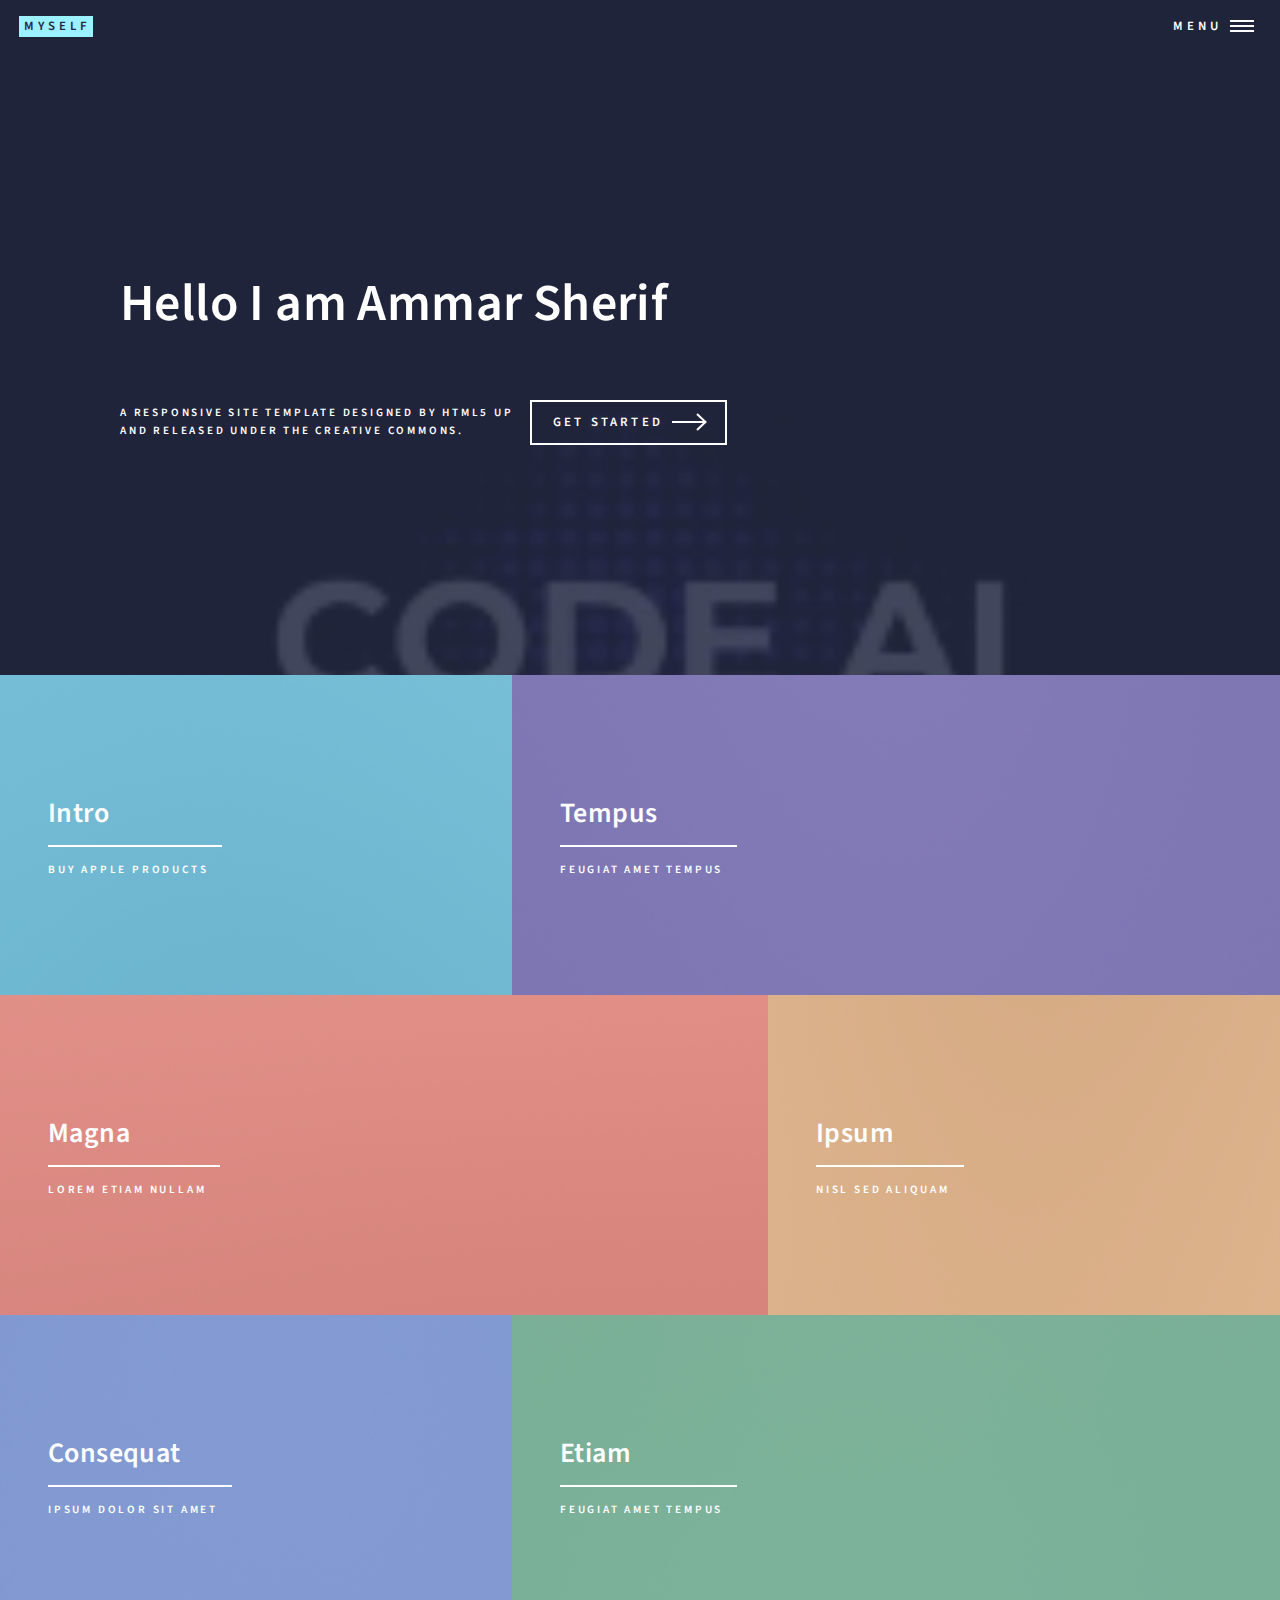
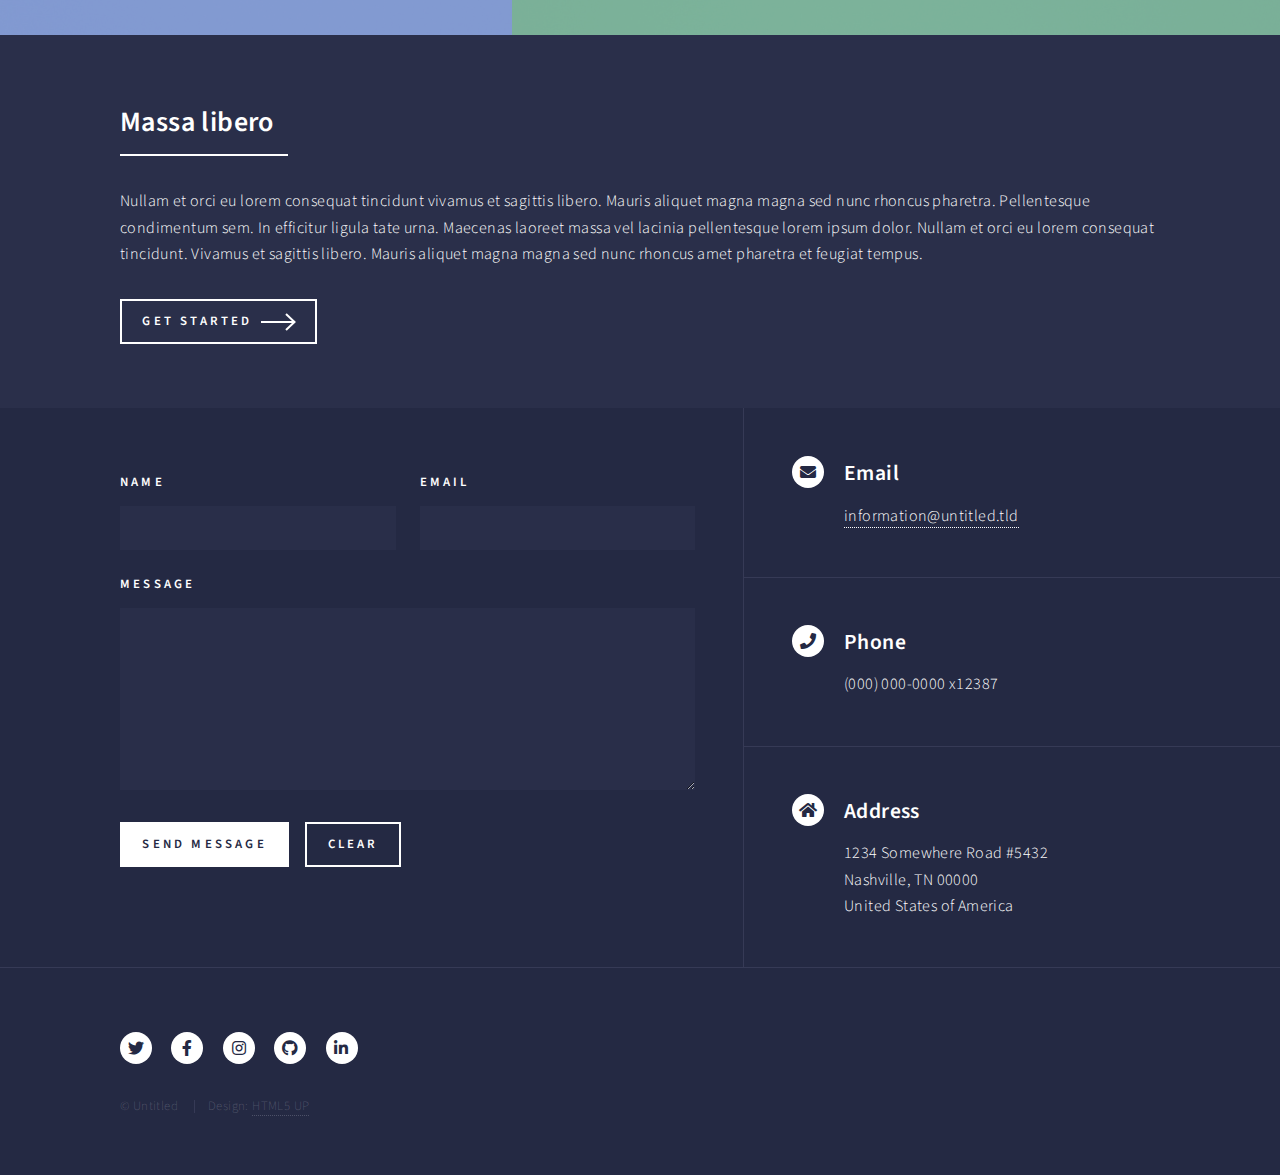
<file: index.html>
<!DOCTYPE HTML>
<!--
	Forty by HTML5 UP
	html5up.net | @ajlkn
	Free for personal and commercial use under the CCA 3.0 license (html5up.net/license)
-->
<html>

<head>
	<title>CODE AI </title>
	<meta charset="utf-8" />
	<meta name="viewport" content="width=device-width, initial-scale=1, user-scalable=no" />
	<link rel="stylesheet" href="assets/css/main.css" />
	<noscript>
		<link rel="stylesheet" href="assets/css/noscript.css" />
	</noscript>
	<link href="images/Free_Sample_By_Wix.jpg" rel="shortcut icon" type="image/x-icon" />
</head>

<body class="is-preload">

	<!-- Wrapper -->
	<div id="wrapper">

		<!-- Header -->
		<header id="header" class="alt">
			<a href="index.html" class="logo"><strong>MYSELF</strong></a>
			<nav>
				<a href="#menu">Menu</a>
			</nav>
		</header>

		<!-- Menu -->
		<nav id="menu">
			<ul class="links">
				<li><a href="index.html">Home</a></li>
				<li><a href="Intro.html">Landing</a></li>
				<li><a href="generic.html">Generic</a></li>
				<li><a href="elements.html">Elements</a></li>
			</ul>
			<ul class="actions stacked">
				<li><a href="#" class="button primary fit">Get Started</a></li>
				<li><a href="#" class="button fit">Log In</a></li>
			</ul>
		</nav>

		<!-- Banner -->
		<section id="banner" class="major">
			<div class="inner">
				<header class="WELCOME">
					<h1>Hello I am Ammar Sherif</h1>
				</header>
				<div class="content">
					<p>A responsive site template designed by HTML5 UP<br />
						and released under the Creative Commons.</p>
					<ul class="actions">
						<li><a href="#one" class="button next scrolly">Get Started</a></li>
					</ul>
				</div>
			</div>
		</section>

		<!-- Main -->
		<div id="main">

			<!-- One -->
			<section id="one" class="tiles">
				<article>
					<span class="image">
						<img src="images/pic01.jpg" alt="" />
					</span>
					<header class="major">
						<h3><a href="Intro.html" class="link">Intro</a></h3>
						<p>Buy Apple Products </p>
					</header>
				</article>
				<article>
					<span class="image">
						<img src="images/pic02.jpg" alt="" />
					</span>
					<header class="major">
						<h3><a href="landing.html" class="link">Tempus</a></h3>
						<p>feugiat amet tempus</p>
					</header>
				</article>
				<article>
					<span class="image">
						<img src="images/pic03.jpg" alt="" />
					</span>
					<header class="major">
						<h3><a href="landing.html" class="link">Magna</a></h3>
						<p>Lorem etiam nullam</p>
					</header>
				</article>
				<article>
					<span class="image">
						<img src="images/pic04.jpg" alt="" />
					</span>
					<header class="major">
						<h3><a href="landing.html" class="link">Ipsum</a></h3>
						<p>Nisl sed aliquam</p>
					</header>
				</article>
				<article>
					<span class="image">
						<img src="images/pic05.jpg" alt="" />
					</span>
					<header class="major">
						<h3><a href="landing.html" class="link">Consequat</a></h3>
						<p>Ipsum dolor sit amet</p>
					</header>
				</article>
				<article>
					<span class="image">
						<img src="images/pic06.jpg" alt="" />
					</span>
					<header class="major">
						<h3><a href="landing.html" class="link">Etiam</a></h3>
						<p>Feugiat amet tempus</p>
					</header>
				</article>
			</section>

			<!-- Two -->
			<section id="two">
				<div class="inner">
					<header class="major">
						<h2>Massa libero</h2>
					</header>
					<p>Nullam et orci eu lorem consequat tincidunt vivamus et sagittis libero. Mauris aliquet magna
						magna sed nunc rhoncus pharetra. Pellentesque condimentum sem. In efficitur ligula tate urna.
						Maecenas laoreet massa vel lacinia pellentesque lorem ipsum dolor. Nullam et orci eu lorem
						consequat tincidunt. Vivamus et sagittis libero. Mauris aliquet magna magna sed nunc rhoncus
						amet pharetra et feugiat tempus.</p>
					<ul class="actions">
						<li><a href="landing.html" class="button next">Get Started</a></li>
					</ul>
				</div>
			</section>

		</div>

		<!-- Contact -->
		<section id="contact">
			<div class="inner">
				<section>
					<form method="post" action="#">
						<div class="fields">
							<div class="field half">
								<label for="name">Name</label>
								<input type="text" name="name" id="name" />
							</div>
							<div class="field half">
								<label for="email">Email</label>
								<input type="text" name="email" id="email" />
							</div>
							<div class="field">
								<label for="message">Message</label>
								<textarea name="message" id="message" rows="6"></textarea>
							</div>
						</div>
						<ul class="actions">
							<li><input type="submit" value="Send Message" class="primary" /></li>
							<li><input type="reset" value="Clear" /></li>
						</ul>
					</form>
				</section>
				<section class="split">
					<section>
						<div class="contact-method">
							<span class="icon solid alt fa-envelope"></span>
							<h3>Email</h3>
							<a href="#">information@untitled.tld</a>
						</div>
					</section>
					<section>
						<div class="contact-method">
							<span class="icon solid alt fa-phone"></span>
							<h3>Phone</h3>
							<span>(000) 000-0000 x12387</span>
						</div>
					</section>
					<section>
						<div class="contact-method">
							<span class="icon solid alt fa-home"></span>
							<h3>Address</h3>
							<span>1234 Somewhere Road #5432<br />
								Nashville, TN 00000<br />
								United States of America</span>
						</div>
					</section>
				</section>
			</div>
		</section>

		<!-- Footer -->
		<footer id="footer">
			<div class="inner">
				<ul class="icons">
					<li><a href="#" class="icon brands alt fa-twitter"><span class="label">Twitter</span></a></li>
					<li><a href="#" class="icon brands alt fa-facebook-f"><span class="label">Facebook</span></a></li>
					<li><a href="#" class="icon brands alt fa-instagram"><span class="label">Instagram</span></a></li>
					<li><a href="#" class="icon brands alt fa-github"><span class="label">GitHub</span></a></li>
					<li><a href="#" class="icon brands alt fa-linkedin-in"><span class="label">LinkedIn</span></a></li>
				</ul>
				<ul class="copyright">
					<li>&copy; Untitled</li>
					<li>Design: <a href="https://html5up.net">HTML5 UP</a></li>
				</ul>
			</div>
		</footer>

	</div>

	<!-- Scripts -->
	<script src="assets/js/jquery.min.js"></script>
	<script src="assets/js/jquery.scrolly.min.js"></script>
	<script src="assets/js/jquery.scrollex.min.js"></script>
	<script src="assets/js/browser.min.js"></script>
	<script src="assets/js/breakpoints.min.js"></script>
	<script src="assets/js/util.js"></script>
	<script src="assets/js/main.js"></script>

</body>

</html>
</file>
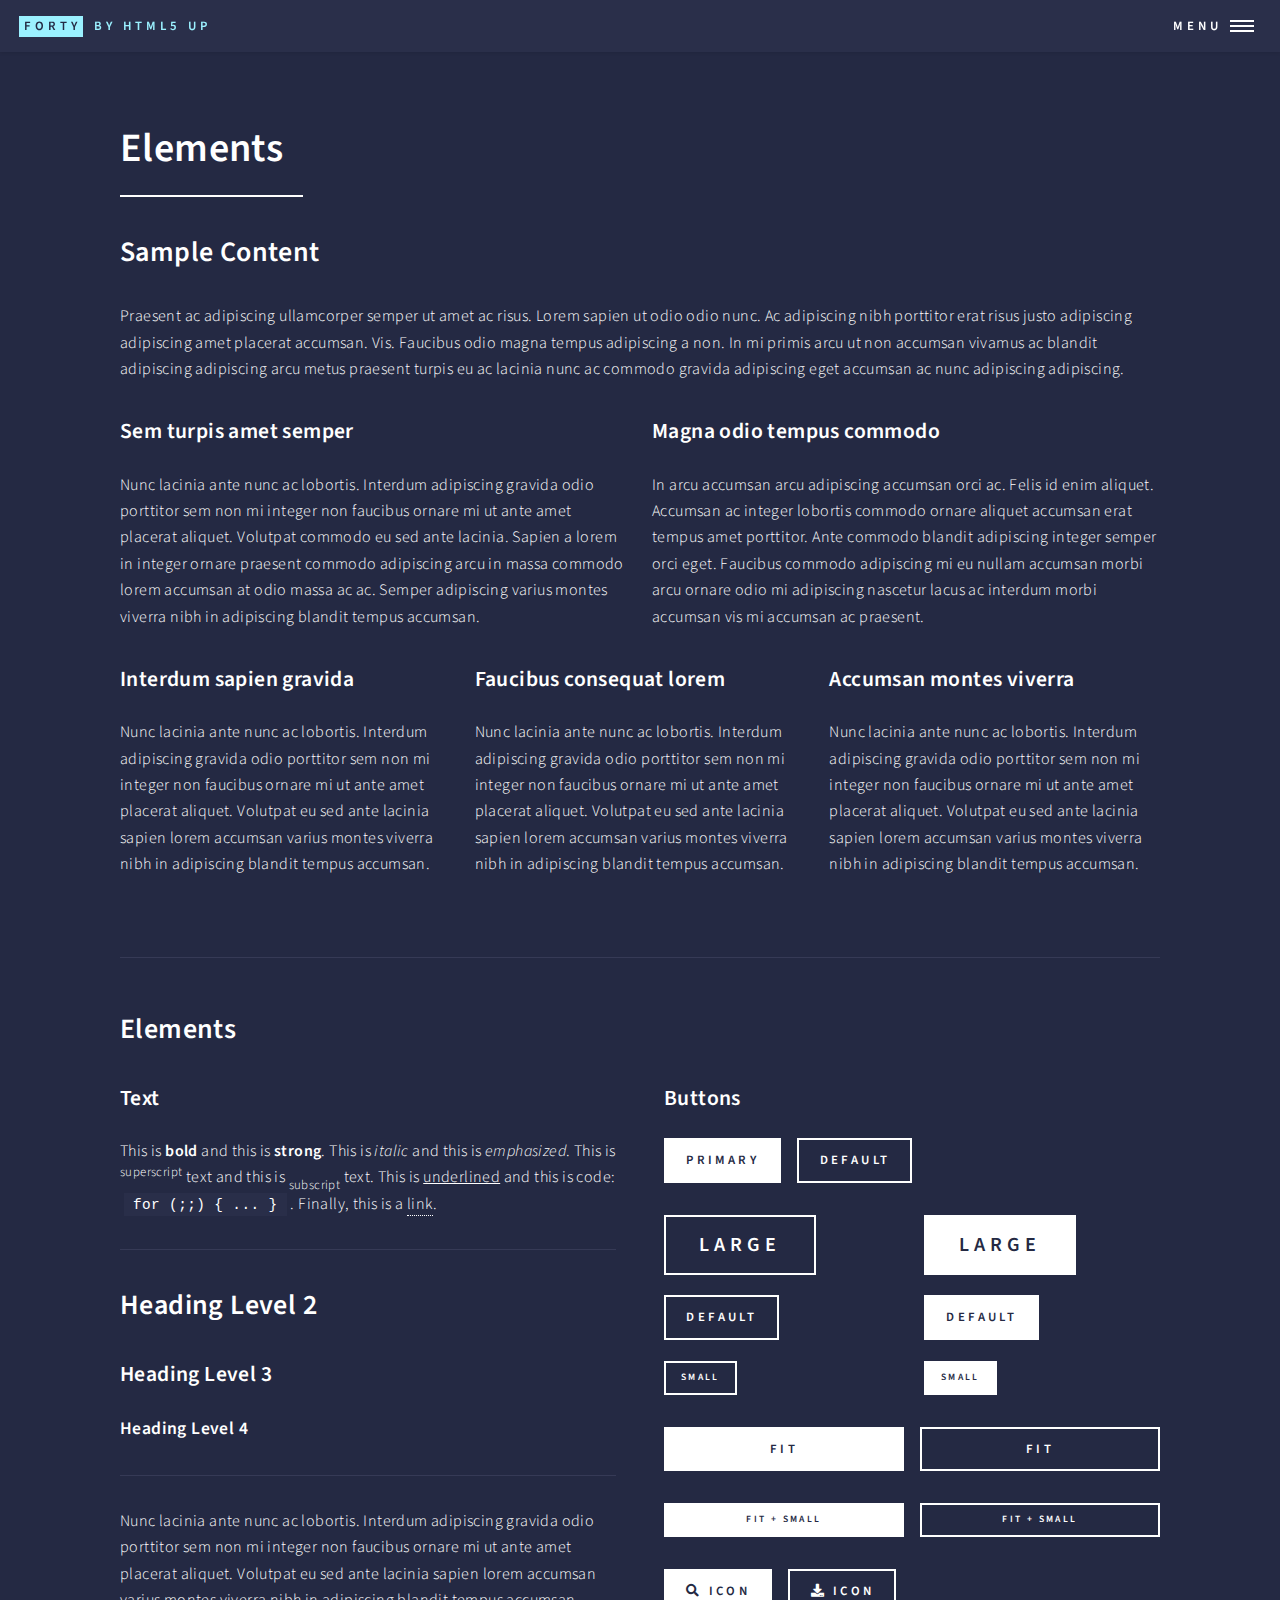
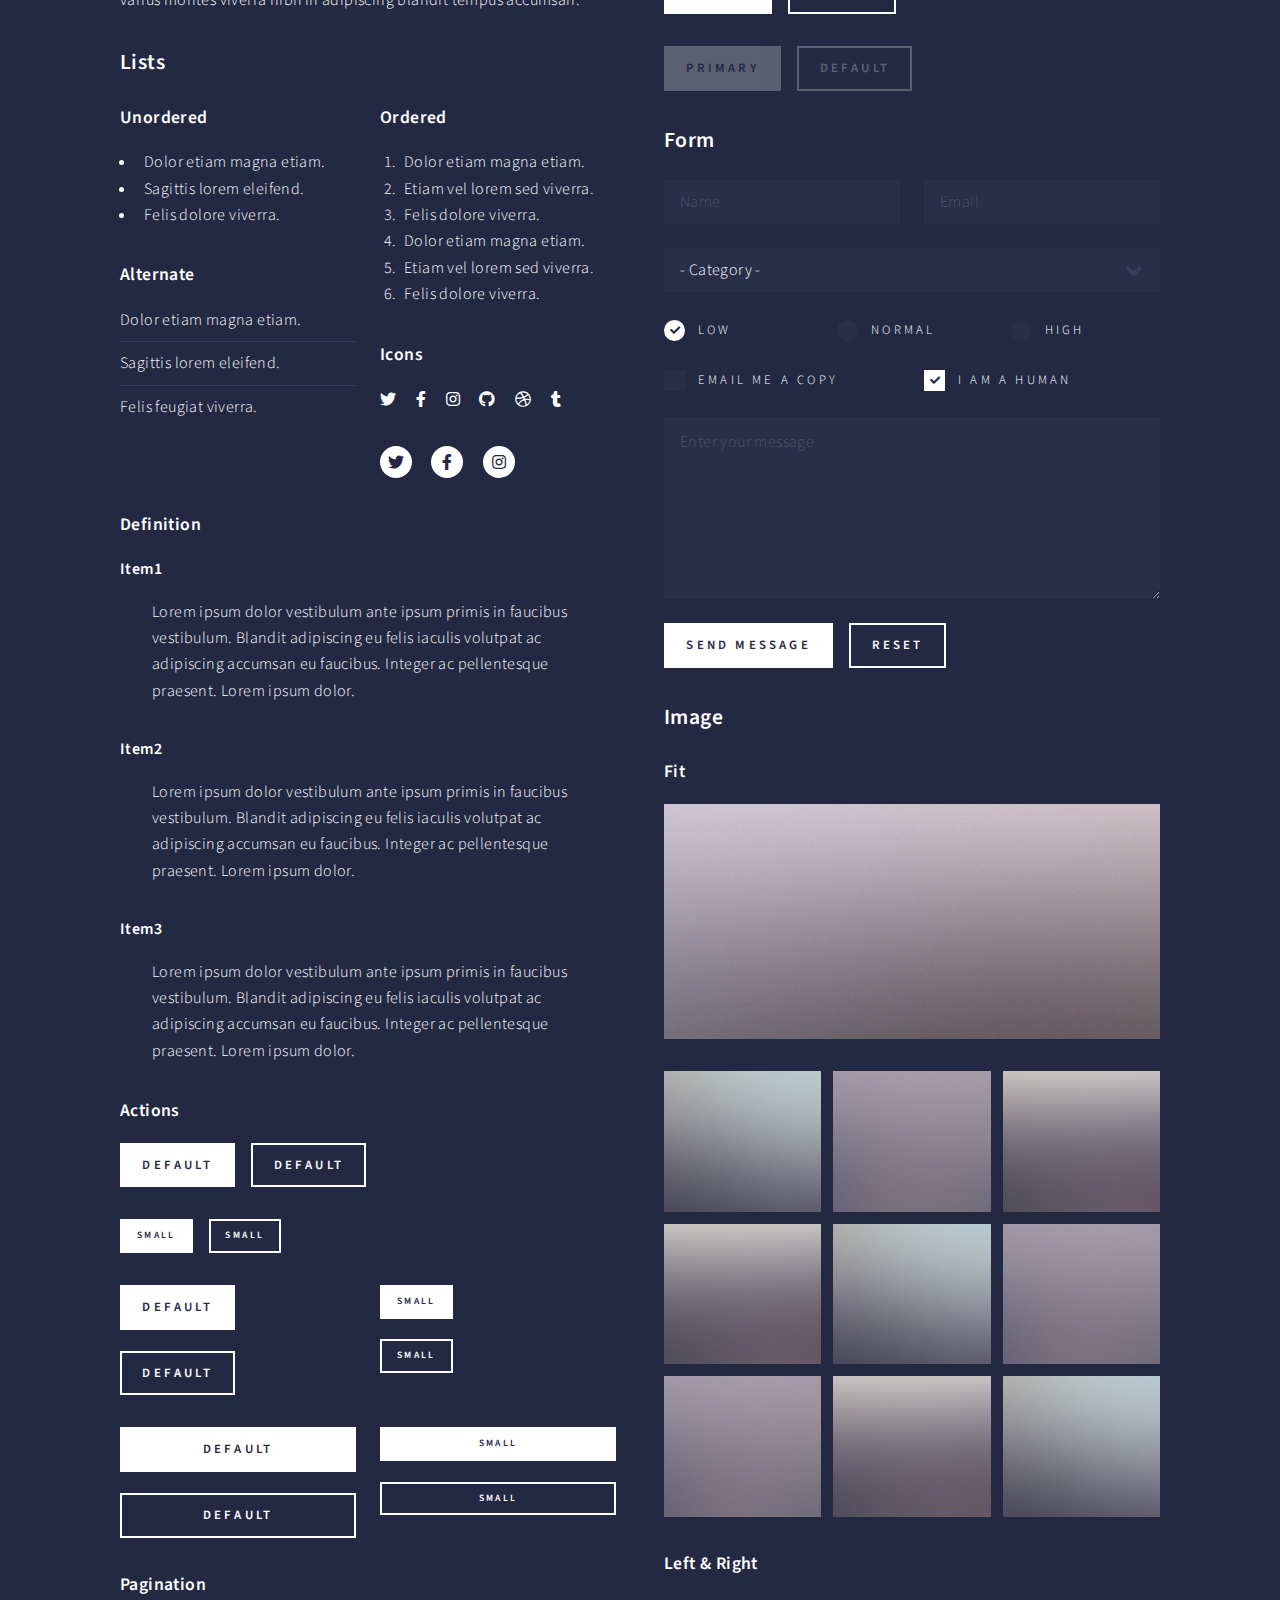
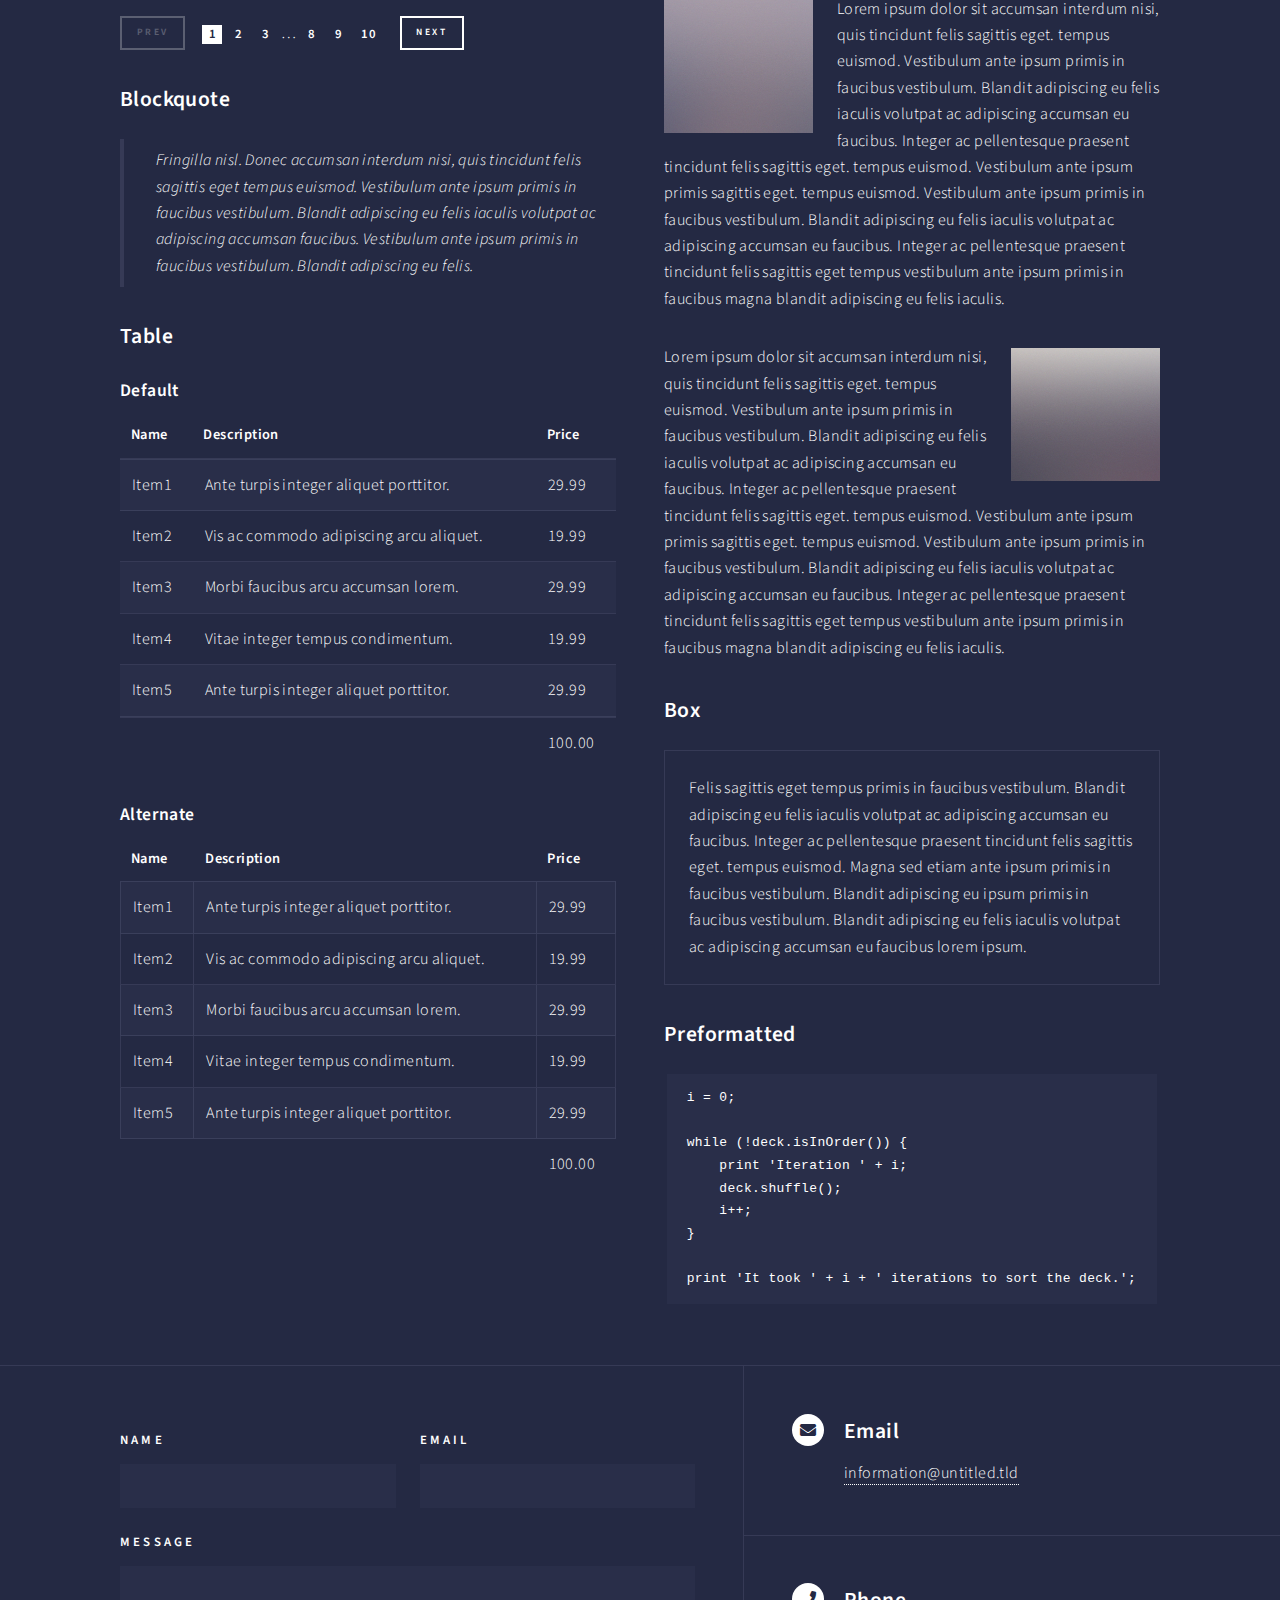
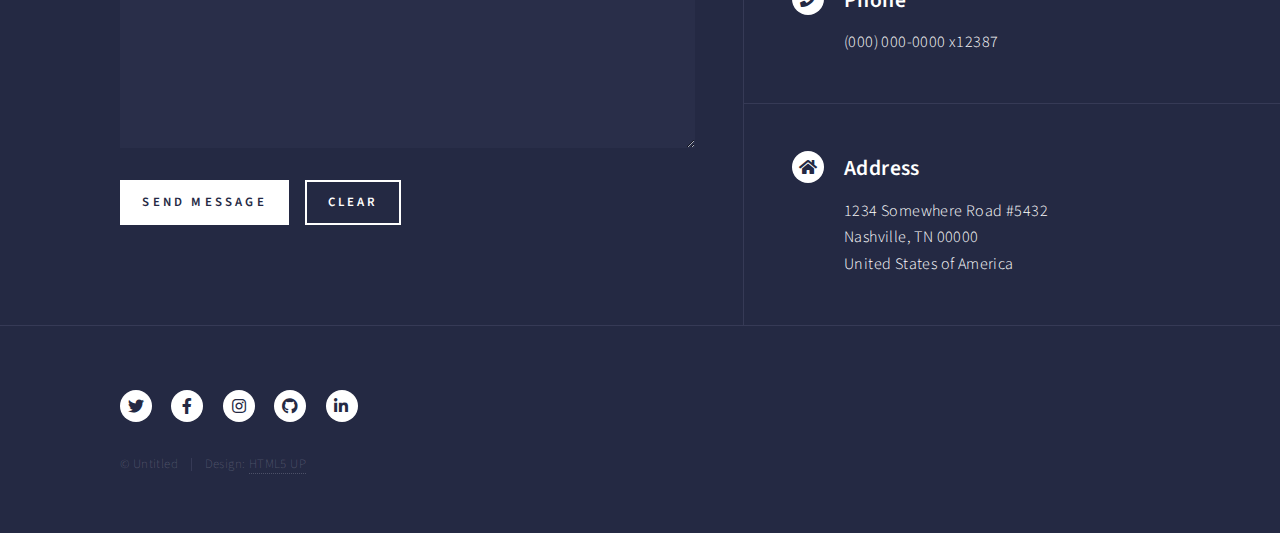
<file: elements.html>
<!DOCTYPE HTML>
<!--
	Forty by HTML5 UP
	html5up.net | @ajlkn
	Free for personal and commercial use under the CCA 3.0 license (html5up.net/license)
-->
<html>
	<head>
		<title>Elements - Forty by HTML5 UP</title>
		<meta charset="utf-8" />
		<meta name="viewport" content="width=device-width, initial-scale=1, user-scalable=no" />
		<link rel="stylesheet" href="assets/css/main.css" />
		<noscript><link rel="stylesheet" href="assets/css/noscript.css" /></noscript>
	</head>
	<body class="is-preload">

		<!-- Wrapper -->
			<div id="wrapper">

				<!-- Header -->
					<header id="header">
						<a href="index.html" class="logo"><strong>Forty</strong> <span>by HTML5 UP</span></a>
						<nav>
							<a href="#menu">Menu</a>
						</nav>
					</header>

				<!-- Menu -->
					<nav id="menu">
						<ul class="links">
							<li><a href="index.html">Home</a></li>
							<li><a href="landing.html">Landing</a></li>
							<li><a href="generic.html">Generic</a></li>
							<li><a href="elements.html">Elements</a></li>
						</ul>
						<ul class="actions stacked">
							<li><a href="#" class="button primary fit">Get Started</a></li>
							<li><a href="#" class="button fit">Log In</a></li>
						</ul>
					</nav>

				<!-- Main -->
					<div id="main" class="alt">

						<!-- One -->
							<section id="one">
								<div class="inner">
									<header class="major">
										<h1>Elements</h1>
									</header>

									<!-- Content -->
										<h2 id="content">Sample Content</h2>
										<p>Praesent ac adipiscing ullamcorper semper ut amet ac risus. Lorem sapien ut odio odio nunc. Ac adipiscing nibh porttitor erat risus justo adipiscing adipiscing amet placerat accumsan. Vis. Faucibus odio magna tempus adipiscing a non. In mi primis arcu ut non accumsan vivamus ac blandit adipiscing adipiscing arcu metus praesent turpis eu ac lacinia nunc ac commodo gravida adipiscing eget accumsan ac nunc adipiscing adipiscing.</p>
										<div class="row">
											<div class="col-6 col-12-small">
												<h3>Sem turpis amet semper</h3>
												<p>Nunc lacinia ante nunc ac lobortis. Interdum adipiscing gravida odio porttitor sem non mi integer non faucibus ornare mi ut ante amet placerat aliquet. Volutpat commodo eu sed ante lacinia. Sapien a lorem in integer ornare praesent commodo adipiscing arcu in massa commodo lorem accumsan at odio massa ac ac. Semper adipiscing varius montes viverra nibh in adipiscing blandit tempus accumsan.</p>
											</div>
											<div class="col-6 col-12-small">
												<h3>Magna odio tempus commodo</h3>
												<p>In arcu accumsan arcu adipiscing accumsan orci ac. Felis id enim aliquet. Accumsan ac integer lobortis commodo ornare aliquet accumsan erat tempus amet porttitor. Ante commodo blandit adipiscing integer semper orci eget. Faucibus commodo adipiscing mi eu nullam accumsan morbi arcu ornare odio mi adipiscing nascetur lacus ac interdum morbi accumsan vis mi accumsan ac praesent.</p>
											</div>
											<!-- Break -->
											<div class="col-4 col-12-medium">
												<h3>Interdum sapien gravida</h3>
												<p>Nunc lacinia ante nunc ac lobortis. Interdum adipiscing gravida odio porttitor sem non mi integer non faucibus ornare mi ut ante amet placerat aliquet. Volutpat eu sed ante lacinia sapien lorem accumsan varius montes viverra nibh in adipiscing blandit tempus accumsan.</p>
											</div>
											<div class="col-4 col-12-medium">
												<h3>Faucibus consequat lorem</h3>
												<p>Nunc lacinia ante nunc ac lobortis. Interdum adipiscing gravida odio porttitor sem non mi integer non faucibus ornare mi ut ante amet placerat aliquet. Volutpat eu sed ante lacinia sapien lorem accumsan varius montes viverra nibh in adipiscing blandit tempus accumsan.</p>
											</div>
											<div class="col-4 col-12-medium">
												<h3>Accumsan montes viverra</h3>
												<p>Nunc lacinia ante nunc ac lobortis. Interdum adipiscing gravida odio porttitor sem non mi integer non faucibus ornare mi ut ante amet placerat aliquet. Volutpat eu sed ante lacinia sapien lorem accumsan varius montes viverra nibh in adipiscing blandit tempus accumsan.</p>
											</div>
										</div>

									<hr class="major" />

									<!-- Elements -->
										<h2 id="elements">Elements</h2>
										<div class="row gtr-200">
											<div class="col-6 col-12-medium">

												<!-- Text stuff -->
													<h3>Text</h3>
													<p>This is <b>bold</b> and this is <strong>strong</strong>. This is <i>italic</i> and this is <em>emphasized</em>.
													This is <sup>superscript</sup> text and this is <sub>subscript</sub> text.
													This is <u>underlined</u> and this is code: <code>for (;;) { ... }</code>.
													Finally, this is a <a href="#">link</a>.</p>
													<hr />
													<h2>Heading Level 2</h2>
													<h3>Heading Level 3</h3>
													<h4>Heading Level 4</h4>
													<hr />
													<p>Nunc lacinia ante nunc ac lobortis. Interdum adipiscing gravida odio porttitor sem non mi integer non faucibus ornare mi ut ante amet placerat aliquet. Volutpat eu sed ante lacinia sapien lorem accumsan varius montes viverra nibh in adipiscing blandit tempus accumsan.</p>

												<!-- Lists -->
													<h3>Lists</h3>
													<div class="row">
														<div class="col-6 col-12-small">

															<h4>Unordered</h4>
															<ul>
																<li>Dolor etiam magna etiam.</li>
																<li>Sagittis lorem eleifend.</li>
																<li>Felis dolore viverra.</li>
															</ul>

															<h4>Alternate</h4>
															<ul class="alt">
																<li>Dolor etiam magna etiam.</li>
																<li>Sagittis lorem eleifend.</li>
																<li>Felis feugiat viverra.</li>
															</ul>

														</div>
														<div class="col-6 col-12-small">

															<h4>Ordered</h4>
															<ol>
																<li>Dolor etiam magna etiam.</li>
																<li>Etiam vel lorem sed viverra.</li>
																<li>Felis dolore viverra.</li>
																<li>Dolor etiam magna etiam.</li>
																<li>Etiam vel lorem sed viverra.</li>
																<li>Felis dolore viverra.</li>
															</ol>

															<h4>Icons</h4>
															<ul class="icons">
																<li><a href="#" class="icon brands fa-twitter"><span class="label">Twitter</span></a></li>
																<li><a href="#" class="icon brands fa-facebook-f"><span class="label">Facebook</span></a></li>
																<li><a href="#" class="icon brands fa-instagram"><span class="label">Instagram</span></a></li>
																<li><a href="#" class="icon brands fa-github"><span class="label">Github</span></a></li>
																<li><a href="#" class="icon brands fa-dribbble"><span class="label">Dribbble</span></a></li>
																<li><a href="#" class="icon brands fa-tumblr"><span class="label">Tumblr</span></a></li>
															</ul>
															<ul class="icons">
																<li><a href="#" class="icon brands alt fa-twitter"><span class="label">Twitter</span></a></li>
																<li><a href="#" class="icon brands alt fa-facebook-f"><span class="label">Facebook</span></a></li>
																<li><a href="#" class="icon brands alt fa-instagram"><span class="label">Instagram</span></a></li>
															</ul>

														</div>
													</div>
													<h4>Definition</h4>
													<dl>
														<dt>Item1</dt>
														<dd>
															<p>Lorem ipsum dolor vestibulum ante ipsum primis in faucibus vestibulum. Blandit adipiscing eu felis iaculis volutpat ac adipiscing accumsan eu faucibus. Integer ac pellentesque praesent. Lorem ipsum dolor.</p>
														</dd>
														<dt>Item2</dt>
														<dd>
															<p>Lorem ipsum dolor vestibulum ante ipsum primis in faucibus vestibulum. Blandit adipiscing eu felis iaculis volutpat ac adipiscing accumsan eu faucibus. Integer ac pellentesque praesent. Lorem ipsum dolor.</p>
														</dd>
														<dt>Item3</dt>
														<dd>
															<p>Lorem ipsum dolor vestibulum ante ipsum primis in faucibus vestibulum. Blandit adipiscing eu felis iaculis volutpat ac adipiscing accumsan eu faucibus. Integer ac pellentesque praesent. Lorem ipsum dolor.</p>
														</dd>
													</dl>

													<h4>Actions</h4>
													<ul class="actions">
														<li><a href="#" class="button primary">Default</a></li>
														<li><a href="#" class="button">Default</a></li>
													</ul>
													<ul class="actions small">
														<li><a href="#" class="button primary small">Small</a></li>
														<li><a href="#" class="button small">Small</a></li>
													</ul>
													<div class="row">
														<div class="col-6 col-12-small">
															<ul class="actions stacked">
																<li><a href="#" class="button primary">Default</a></li>
																<li><a href="#" class="button">Default</a></li>
															</ul>
														</div>
														<div class="col-6 col-12-small">
															<ul class="actions stacked">
																<li><a href="#" class="button primary small">Small</a></li>
																<li><a href="#" class="button small">Small</a></li>
															</ul>
														</div>
														<div class="col-6 col-12-small">
															<ul class="actions stacked">
																<li><a href="#" class="button primary fit">Default</a></li>
																<li><a href="#" class="button fit">Default</a></li>
															</ul>
														</div>
														<div class="col-6 col-12-small">
															<ul class="actions stacked">
																<li><a href="#" class="button primary small fit">Small</a></li>
																<li><a href="#" class="button small fit">Small</a></li>
															</ul>
														</div>
													</div>

													<h4>Pagination</h4>
													<ul class="pagination">
														<li><span class="button small disabled">Prev</span></li>
														<li><a href="#" class="page active">1</a></li>
														<li><a href="#" class="page">2</a></li>
														<li><a href="#" class="page">3</a></li>
														<li><span>&hellip;</span></li>
														<li><a href="#" class="page">8</a></li>
														<li><a href="#" class="page">9</a></li>
														<li><a href="#" class="page">10</a></li>
														<li><a href="#" class="button small">Next</a></li>
													</ul>

												<!-- Blockquote -->
													<h3>Blockquote</h3>
													<blockquote>Fringilla nisl. Donec accumsan interdum nisi, quis tincidunt felis sagittis eget tempus euismod. Vestibulum ante ipsum primis in faucibus vestibulum. Blandit adipiscing eu felis iaculis volutpat ac adipiscing accumsan faucibus. Vestibulum ante ipsum primis in faucibus vestibulum. Blandit adipiscing eu felis.</blockquote>

												<!-- Table -->
													<h3>Table</h3>

													<h4>Default</h4>
													<div class="table-wrapper">
														<table>
															<thead>
																<tr>
																	<th>Name</th>
																	<th>Description</th>
																	<th>Price</th>
																</tr>
															</thead>
															<tbody>
																<tr>
																	<td>Item1</td>
																	<td>Ante turpis integer aliquet porttitor.</td>
																	<td>29.99</td>
																</tr>
																<tr>
																	<td>Item2</td>
																	<td>Vis ac commodo adipiscing arcu aliquet.</td>
																	<td>19.99</td>
																</tr>
																<tr>
																	<td>Item3</td>
																	<td> Morbi faucibus arcu accumsan lorem.</td>
																	<td>29.99</td>
																</tr>
																<tr>
																	<td>Item4</td>
																	<td>Vitae integer tempus condimentum.</td>
																	<td>19.99</td>
																</tr>
																<tr>
																	<td>Item5</td>
																	<td>Ante turpis integer aliquet porttitor.</td>
																	<td>29.99</td>
																</tr>
															</tbody>
															<tfoot>
																<tr>
																	<td colspan="2"></td>
																	<td>100.00</td>
																</tr>
															</tfoot>
														</table>
													</div>

													<h4>Alternate</h4>
													<div class="table-wrapper">
														<table class="alt">
															<thead>
																<tr>
																	<th>Name</th>
																	<th>Description</th>
																	<th>Price</th>
																</tr>
															</thead>
															<tbody>
																<tr>
																	<td>Item1</td>
																	<td>Ante turpis integer aliquet porttitor.</td>
																	<td>29.99</td>
																</tr>
																<tr>
																	<td>Item2</td>
																	<td>Vis ac commodo adipiscing arcu aliquet.</td>
																	<td>19.99</td>
																</tr>
																<tr>
																	<td>Item3</td>
																	<td> Morbi faucibus arcu accumsan lorem.</td>
																	<td>29.99</td>
																</tr>
																<tr>
																	<td>Item4</td>
																	<td>Vitae integer tempus condimentum.</td>
																	<td>19.99</td>
																</tr>
																<tr>
																	<td>Item5</td>
																	<td>Ante turpis integer aliquet porttitor.</td>
																	<td>29.99</td>
																</tr>
															</tbody>
															<tfoot>
																<tr>
																	<td colspan="2"></td>
																	<td>100.00</td>
																</tr>
															</tfoot>
														</table>
													</div>

											</div>
											<div class="col-6 col-12-medium">

												<!-- Buttons -->
													<h3>Buttons</h3>
													<ul class="actions">
														<li><a href="#" class="button primary">Primary</a></li>
														<li><a href="#" class="button">Default</a></li>
													</ul>
													<div class="row">
														<div class="col-6 col-12-xsmall">
															<ul class="actions stacked">
																<li><a href="#" class="button large">Large</a></li>
																<li><a href="#" class="button">Default</a></li>
																<li><a href="#" class="button small">Small</a></li>
															</ul>
														</div>
														<div class="col-6 col-12-xsmall">
															<ul class="actions stacked">
																<li><a href="#" class="button primary large">Large</a></li>
																<li><a href="#" class="button primary">Default</a></li>
																<li><a href="#" class="button primary small">Small</a></li>
															</ul>
														</div>
													</div>
													<ul class="actions fit">
														<li><a href="#" class="button primary fit">Fit</a></li>
														<li><a href="#" class="button fit">Fit</a></li>
													</ul>
													<ul class="actions fit small">
														<li><a href="#" class="button primary fit small">Fit + Small</a></li>
														<li><a href="#" class="button fit small">Fit + Small</a></li>
													</ul>
													<ul class="actions">
														<li><a href="#" class="button primary icon solid fa-search">Icon</a></li>
														<li><a href="#" class="button icon solid fa-download">Icon</a></li>
													</ul>
													<ul class="actions">
														<li><span class="button primary disabled">Primary</span></li>
														<li><span class="button disabled">Default</span></li>
													</ul>

												<!-- Form -->
													<h3>Form</h3>

													<form method="post" action="#">
														<div class="row gtr-uniform">
															<div class="col-6 col-12-xsmall">
																<input type="text" name="demo-name" id="demo-name" value="" placeholder="Name" />
															</div>
															<div class="col-6 col-12-xsmall">
																<input type="email" name="demo-email" id="demo-email" value="" placeholder="Email" />
															</div>
															<!-- Break -->
															<div class="col-12">
																<select name="demo-category" id="demo-category">
																	<option value="">- Category -</option>
																	<option value="1">Manufacturing</option>
																	<option value="1">Shipping</option>
																	<option value="1">Administration</option>
																	<option value="1">Human Resources</option>
																</select>
															</div>
															<!-- Break -->
															<div class="col-4 col-12-small">
																<input type="radio" id="demo-priority-low" name="demo-priority" checked>
																<label for="demo-priority-low">Low</label>
															</div>
															<div class="col-4 col-12-small">
																<input type="radio" id="demo-priority-normal" name="demo-priority">
																<label for="demo-priority-normal">Normal</label>
															</div>
															<div class="col-4 col-12-small">
																<input type="radio" id="demo-priority-high" name="demo-priority">
																<label for="demo-priority-high">High</label>
															</div>
															<!-- Break -->
															<div class="col-6 col-12-small">
																<input type="checkbox" id="demo-copy" name="demo-copy">
																<label for="demo-copy">Email me a copy</label>
															</div>
															<div class="col-6 col-12-small">
																<input type="checkbox" id="demo-human" name="demo-human" checked>
																<label for="demo-human">I am a human</label>
															</div>
															<!-- Break -->
															<div class="col-12">
																<textarea name="demo-message" id="demo-message" placeholder="Enter your message" rows="6"></textarea>
															</div>
															<!-- Break -->
															<div class="col-12">
																<ul class="actions">
																	<li><input type="submit" value="Send Message" class="primary" /></li>
																	<li><input type="reset" value="Reset" /></li>
																</ul>
															</div>
														</div>
													</form>

												<!-- Image -->
													<h3>Image</h3>

													<h4>Fit</h4>
													<span class="image fit"><img src="images/pic03.jpg" alt="" /></span>
													<div class="box alt">
														<div class="row gtr-50 gtr-uniform">
															<div class="col-4"><span class="image fit"><img src="images/pic08.jpg" alt="" /></span></div>
															<div class="col-4"><span class="image fit"><img src="images/pic09.jpg" alt="" /></span></div>
															<div class="col-4"><span class="image fit"><img src="images/pic10.jpg" alt="" /></span></div>
															<!-- Break -->
															<div class="col-4"><span class="image fit"><img src="images/pic10.jpg" alt="" /></span></div>
															<div class="col-4"><span class="image fit"><img src="images/pic08.jpg" alt="" /></span></div>
															<div class="col-4"><span class="image fit"><img src="images/pic09.jpg" alt="" /></span></div>
															<!-- Break -->
															<div class="col-4"><span class="image fit"><img src="images/pic09.jpg" alt="" /></span></div>
															<div class="col-4"><span class="image fit"><img src="images/pic10.jpg" alt="" /></span></div>
															<div class="col-4"><span class="image fit"><img src="images/pic08.jpg" alt="" /></span></div>
														</div>
													</div>

													<h4>Left &amp; Right</h4>
													<p><span class="image left"><img src="images/pic09.jpg" alt="" /></span>Lorem ipsum dolor sit accumsan interdum nisi, quis tincidunt felis sagittis eget. tempus euismod. Vestibulum ante ipsum primis in faucibus vestibulum. Blandit adipiscing eu felis iaculis volutpat ac adipiscing accumsan eu faucibus. Integer ac pellentesque praesent tincidunt felis sagittis eget. tempus euismod. Vestibulum ante ipsum primis sagittis eget. tempus euismod. Vestibulum ante ipsum primis in faucibus vestibulum. Blandit adipiscing eu felis iaculis volutpat ac adipiscing accumsan eu faucibus. Integer ac pellentesque praesent tincidunt felis sagittis eget tempus vestibulum ante ipsum primis in faucibus magna blandit adipiscing eu felis iaculis.</p>
													<p><span class="image right"><img src="images/pic10.jpg" alt="" /></span>Lorem ipsum dolor sit accumsan interdum nisi, quis tincidunt felis sagittis eget. tempus euismod. Vestibulum ante ipsum primis in faucibus vestibulum. Blandit adipiscing eu felis iaculis volutpat ac adipiscing accumsan eu faucibus. Integer ac pellentesque praesent tincidunt felis sagittis eget. tempus euismod. Vestibulum ante ipsum primis sagittis eget. tempus euismod. Vestibulum ante ipsum primis in faucibus vestibulum. Blandit adipiscing eu felis iaculis volutpat ac adipiscing accumsan eu faucibus. Integer ac pellentesque praesent tincidunt felis sagittis eget tempus vestibulum ante ipsum primis in faucibus magna blandit adipiscing eu felis iaculis.</p>

												<!-- Box -->
													<h3>Box</h3>
													<div class="box">
														<p>Felis sagittis eget tempus primis in faucibus vestibulum. Blandit adipiscing eu felis iaculis volutpat ac adipiscing accumsan eu faucibus. Integer ac pellentesque praesent tincidunt felis sagittis eget. tempus euismod. Magna sed etiam ante ipsum primis in faucibus vestibulum. Blandit adipiscing eu ipsum primis in faucibus vestibulum. Blandit adipiscing eu felis iaculis volutpat ac adipiscing accumsan eu faucibus lorem ipsum.</p>
													</div>

												<!-- Preformatted Code -->
													<h3>Preformatted</h3>
													<pre><code>i = 0;

while (!deck.isInOrder()) {
    print 'Iteration ' + i;
    deck.shuffle();
    i++;
}

print 'It took ' + i + ' iterations to sort the deck.';
</code></pre>

											</div>
										</div>

								</div>
							</section>

					</div>

				<!-- Contact -->
					<section id="contact">
						<div class="inner">
							<section>
								<form method="post" action="#">
									<div class="fields">
										<div class="field half">
											<label for="name">Name</label>
											<input type="text" name="name" id="name" />
										</div>
										<div class="field half">
											<label for="email">Email</label>
											<input type="text" name="email" id="email" />
										</div>
										<div class="field">
											<label for="message">Message</label>
											<textarea name="message" id="message" rows="6"></textarea>
										</div>
									</div>
									<ul class="actions">
										<li><input type="submit" value="Send Message" class="primary" /></li>
										<li><input type="reset" value="Clear" /></li>
									</ul>
								</form>
							</section>
							<section class="split">
								<section>
									<div class="contact-method">
										<span class="icon solid alt fa-envelope"></span>
										<h3>Email</h3>
										<a href="#">information@untitled.tld</a>
									</div>
								</section>
								<section>
									<div class="contact-method">
										<span class="icon solid alt fa-phone"></span>
										<h3>Phone</h3>
										<span>(000) 000-0000 x12387</span>
									</div>
								</section>
								<section>
									<div class="contact-method">
										<span class="icon solid alt fa-home"></span>
										<h3>Address</h3>
										<span>1234 Somewhere Road #5432<br />
										Nashville, TN 00000<br />
										United States of America</span>
									</div>
								</section>
							</section>
						</div>
					</section>

				<!-- Footer -->
					<footer id="footer">
						<div class="inner">
							<ul class="icons">
								<li><a href="#" class="icon brands alt fa-twitter"><span class="label">Twitter</span></a></li>
								<li><a href="#" class="icon brands alt fa-facebook-f"><span class="label">Facebook</span></a></li>
								<li><a href="#" class="icon brands alt fa-instagram"><span class="label">Instagram</span></a></li>
								<li><a href="#" class="icon brands alt fa-github"><span class="label">GitHub</span></a></li>
								<li><a href="#" class="icon brands alt fa-linkedin-in"><span class="label">LinkedIn</span></a></li>
							</ul>
							<ul class="copyright">
								<li>&copy; Untitled</li><li>Design: <a href="https://html5up.net">HTML5 UP</a></li>
							</ul>
						</div>
					</footer>

			</div>

		<!-- Scripts -->
			<script src="assets/js/jquery.min.js"></script>
			<script src="assets/js/jquery.scrolly.min.js"></script>
			<script src="assets/js/jquery.scrollex.min.js"></script>
			<script src="assets/js/browser.min.js"></script>
			<script src="assets/js/breakpoints.min.js"></script>
			<script src="assets/js/util.js"></script>
			<script src="assets/js/main.js"></script>

	</body>
</html>
</file>
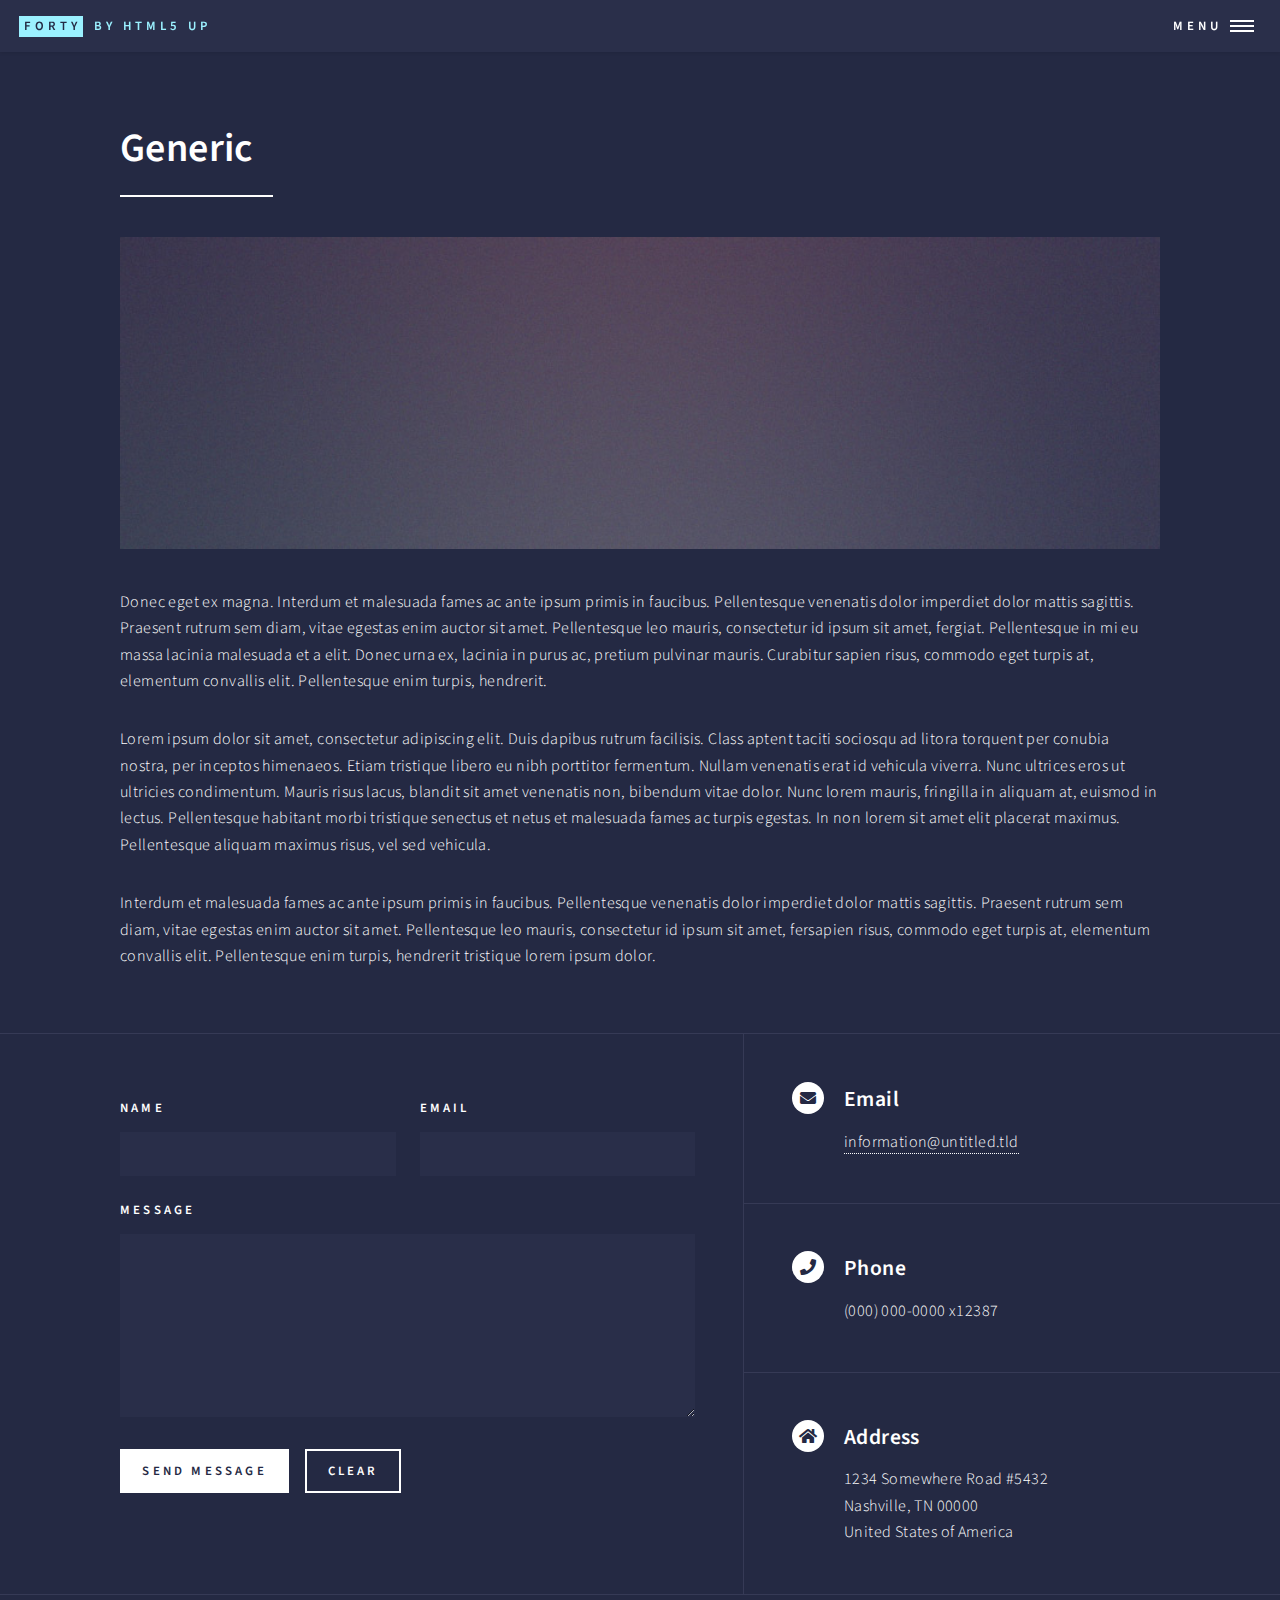
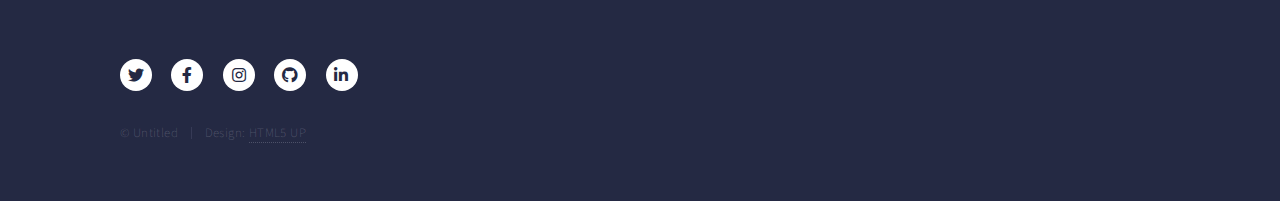
<file: generic.html>
<!DOCTYPE HTML>
<!--
	Forty by HTML5 UP
	html5up.net | @ajlkn
	Free for personal and commercial use under the CCA 3.0 license (html5up.net/license)
-->
<html>
	<head>
		<title>Generic - Forty by HTML5 UP</title>
		<meta charset="utf-8" />
		<meta name="viewport" content="width=device-width, initial-scale=1, user-scalable=no" />
		<link rel="stylesheet" href="assets/css/main.css" />
		<noscript><link rel="stylesheet" href="assets/css/noscript.css" /></noscript>
	</head>
	<body class="is-preload">

		<!-- Wrapper -->
			<div id="wrapper">

				<!-- Header -->
					<header id="header">
						<a href="index.html" class="logo"><strong>Forty</strong> <span>by HTML5 UP</span></a>
						<nav>
							<a href="#menu">Menu</a>
						</nav>
					</header>

				<!-- Menu -->
					<nav id="menu">
						<ul class="links">
							<li><a href="index.html">Home</a></li>
							<li><a href="landing.html">Landing</a></li>
							<li><a href="generic.html">Generic</a></li>
							<li><a href="elements.html">Elements</a></li>
						</ul>
						<ul class="actions stacked">
							<li><a href="#" class="button primary fit">Get Started</a></li>
							<li><a href="#" class="button fit">Log In</a></li>
						</ul>
					</nav>

				<!-- Main -->
					<div id="main" class="alt">

						<!-- One -->
							<section id="one">
								<div class="inner">
									<header class="major">
										<h1>Generic</h1>
									</header>
									<span class="image main"><img src="images/pic11.jpg" alt="" /></span>
									<p>Donec eget ex magna. Interdum et malesuada fames ac ante ipsum primis in faucibus. Pellentesque venenatis dolor imperdiet dolor mattis sagittis. Praesent rutrum sem diam, vitae egestas enim auctor sit amet. Pellentesque leo mauris, consectetur id ipsum sit amet, fergiat. Pellentesque in mi eu massa lacinia malesuada et a elit. Donec urna ex, lacinia in purus ac, pretium pulvinar mauris. Curabitur sapien risus, commodo eget turpis at, elementum convallis elit. Pellentesque enim turpis, hendrerit.</p>
									<p>Lorem ipsum dolor sit amet, consectetur adipiscing elit. Duis dapibus rutrum facilisis. Class aptent taciti sociosqu ad litora torquent per conubia nostra, per inceptos himenaeos. Etiam tristique libero eu nibh porttitor fermentum. Nullam venenatis erat id vehicula viverra. Nunc ultrices eros ut ultricies condimentum. Mauris risus lacus, blandit sit amet venenatis non, bibendum vitae dolor. Nunc lorem mauris, fringilla in aliquam at, euismod in lectus. Pellentesque habitant morbi tristique senectus et netus et malesuada fames ac turpis egestas. In non lorem sit amet elit placerat maximus. Pellentesque aliquam maximus risus, vel sed vehicula.</p>
									<p>Interdum et malesuada fames ac ante ipsum primis in faucibus. Pellentesque venenatis dolor imperdiet dolor mattis sagittis. Praesent rutrum sem diam, vitae egestas enim auctor sit amet. Pellentesque leo mauris, consectetur id ipsum sit amet, fersapien risus, commodo eget turpis at, elementum convallis elit. Pellentesque enim turpis, hendrerit tristique lorem ipsum dolor.</p>
								</div>
							</section>

					</div>

				<!-- Contact -->
					<section id="contact">
						<div class="inner">
							<section>
								<form method="post" action="#">
									<div class="fields">
										<div class="field half">
											<label for="name">Name</label>
											<input type="text" name="name" id="name" />
										</div>
										<div class="field half">
											<label for="email">Email</label>
											<input type="text" name="email" id="email" />
										</div>
										<div class="field">
											<label for="message">Message</label>
											<textarea name="message" id="message" rows="6"></textarea>
										</div>
									</div>
									<ul class="actions">
										<li><input type="submit" value="Send Message" class="primary" /></li>
										<li><input type="reset" value="Clear" /></li>
									</ul>
								</form>
							</section>
							<section class="split">
								<section>
									<div class="contact-method">
										<span class="icon solid alt fa-envelope"></span>
										<h3>Email</h3>
										<a href="#">information@untitled.tld</a>
									</div>
								</section>
								<section>
									<div class="contact-method">
										<span class="icon solid alt fa-phone"></span>
										<h3>Phone</h3>
										<span>(000) 000-0000 x12387</span>
									</div>
								</section>
								<section>
									<div class="contact-method">
										<span class="icon solid alt fa-home"></span>
										<h3>Address</h3>
										<span>1234 Somewhere Road #5432<br />
										Nashville, TN 00000<br />
										United States of America</span>
									</div>
								</section>
							</section>
						</div>
					</section>

				<!-- Footer -->
					<footer id="footer">
						<div class="inner">
							<ul class="icons">
								<li><a href="#" class="icon brands alt fa-twitter"><span class="label">Twitter</span></a></li>
								<li><a href="#" class="icon brands alt fa-facebook-f"><span class="label">Facebook</span></a></li>
								<li><a href="#" class="icon brands alt fa-instagram"><span class="label">Instagram</span></a></li>
								<li><a href="#" class="icon brands alt fa-github"><span class="label">GitHub</span></a></li>
								<li><a href="#" class="icon brands alt fa-linkedin-in"><span class="label">LinkedIn</span></a></li>
							</ul>
							<ul class="copyright">
								<li>&copy; Untitled</li><li>Design: <a href="https://html5up.net">HTML5 UP</a></li>
							</ul>
						</div>
					</footer>

			</div>

		<!-- Scripts -->
			<script src="assets/js/jquery.min.js"></script>
			<script src="assets/js/jquery.scrolly.min.js"></script>
			<script src="assets/js/jquery.scrollex.min.js"></script>
			<script src="assets/js/browser.min.js"></script>
			<script src="assets/js/breakpoints.min.js"></script>
			<script src="assets/js/util.js"></script>
			<script src="assets/js/main.js"></script>

	</body>
</html>
</file>
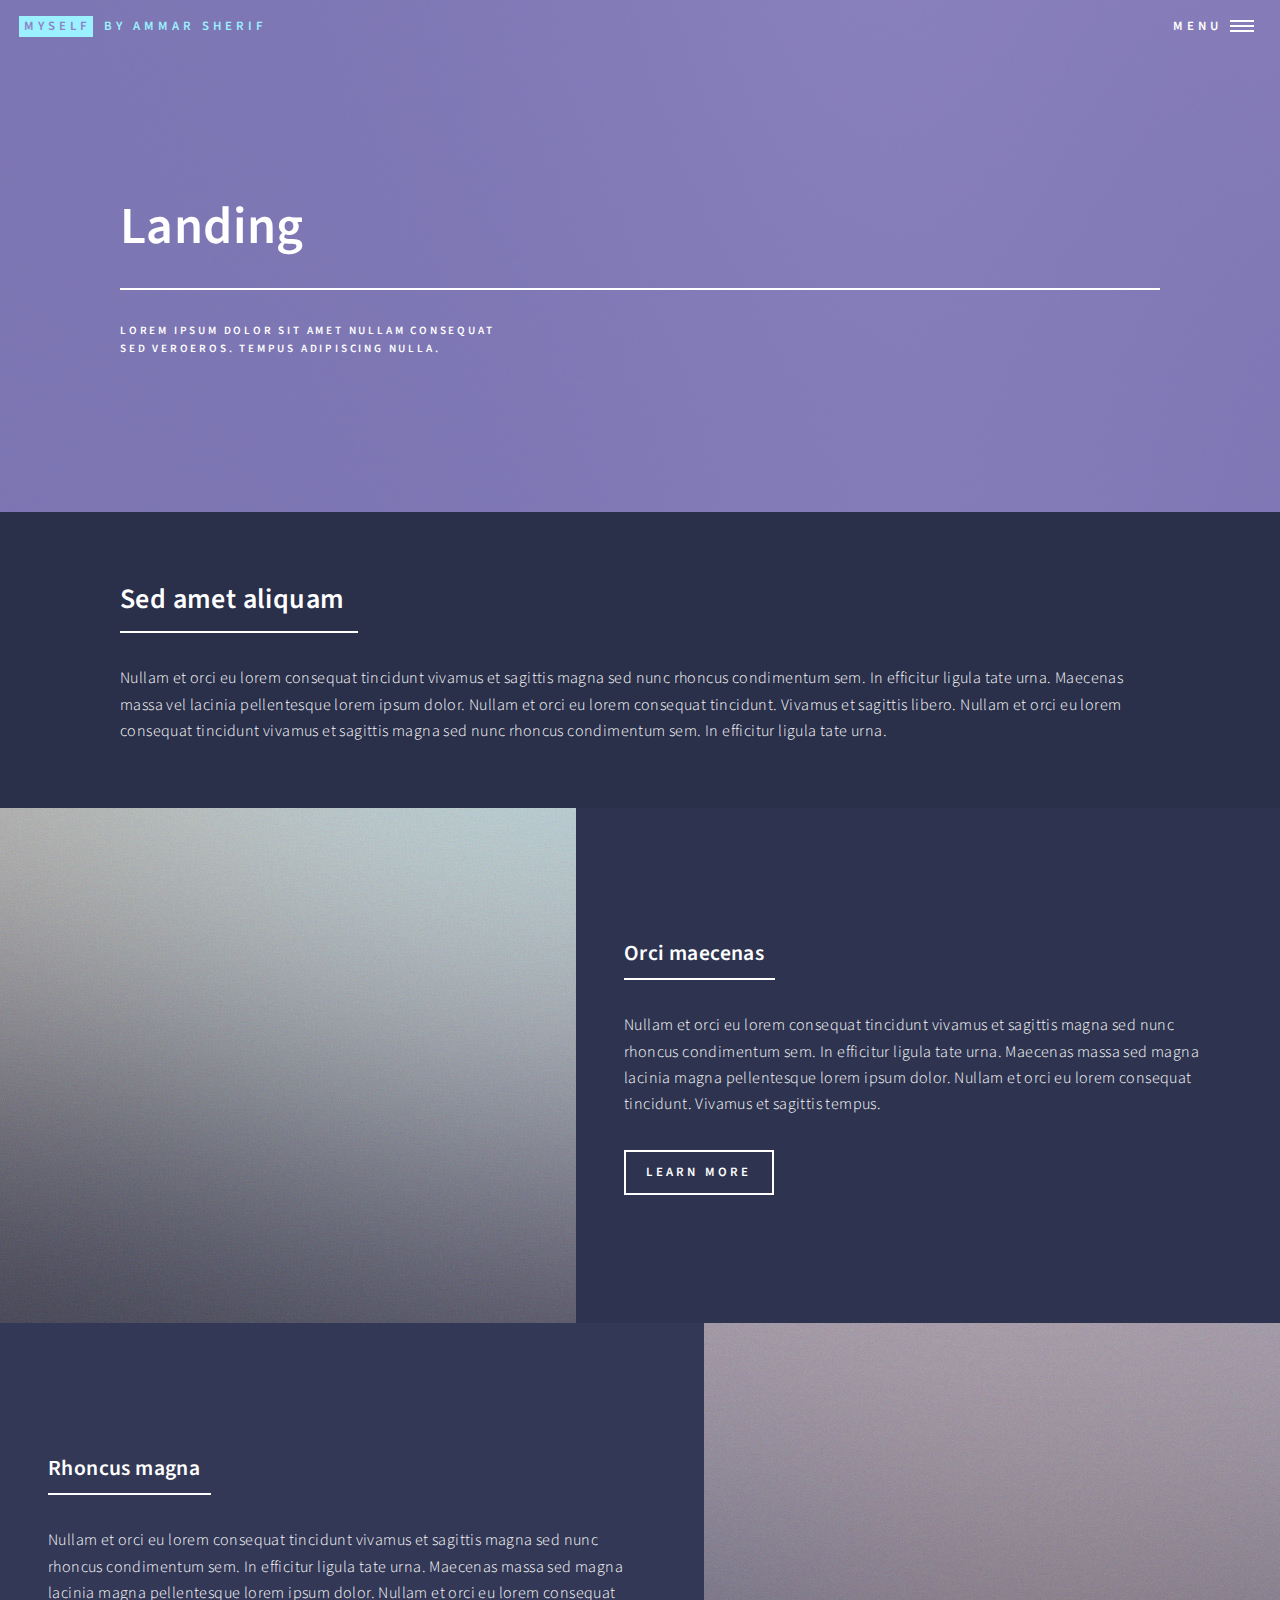
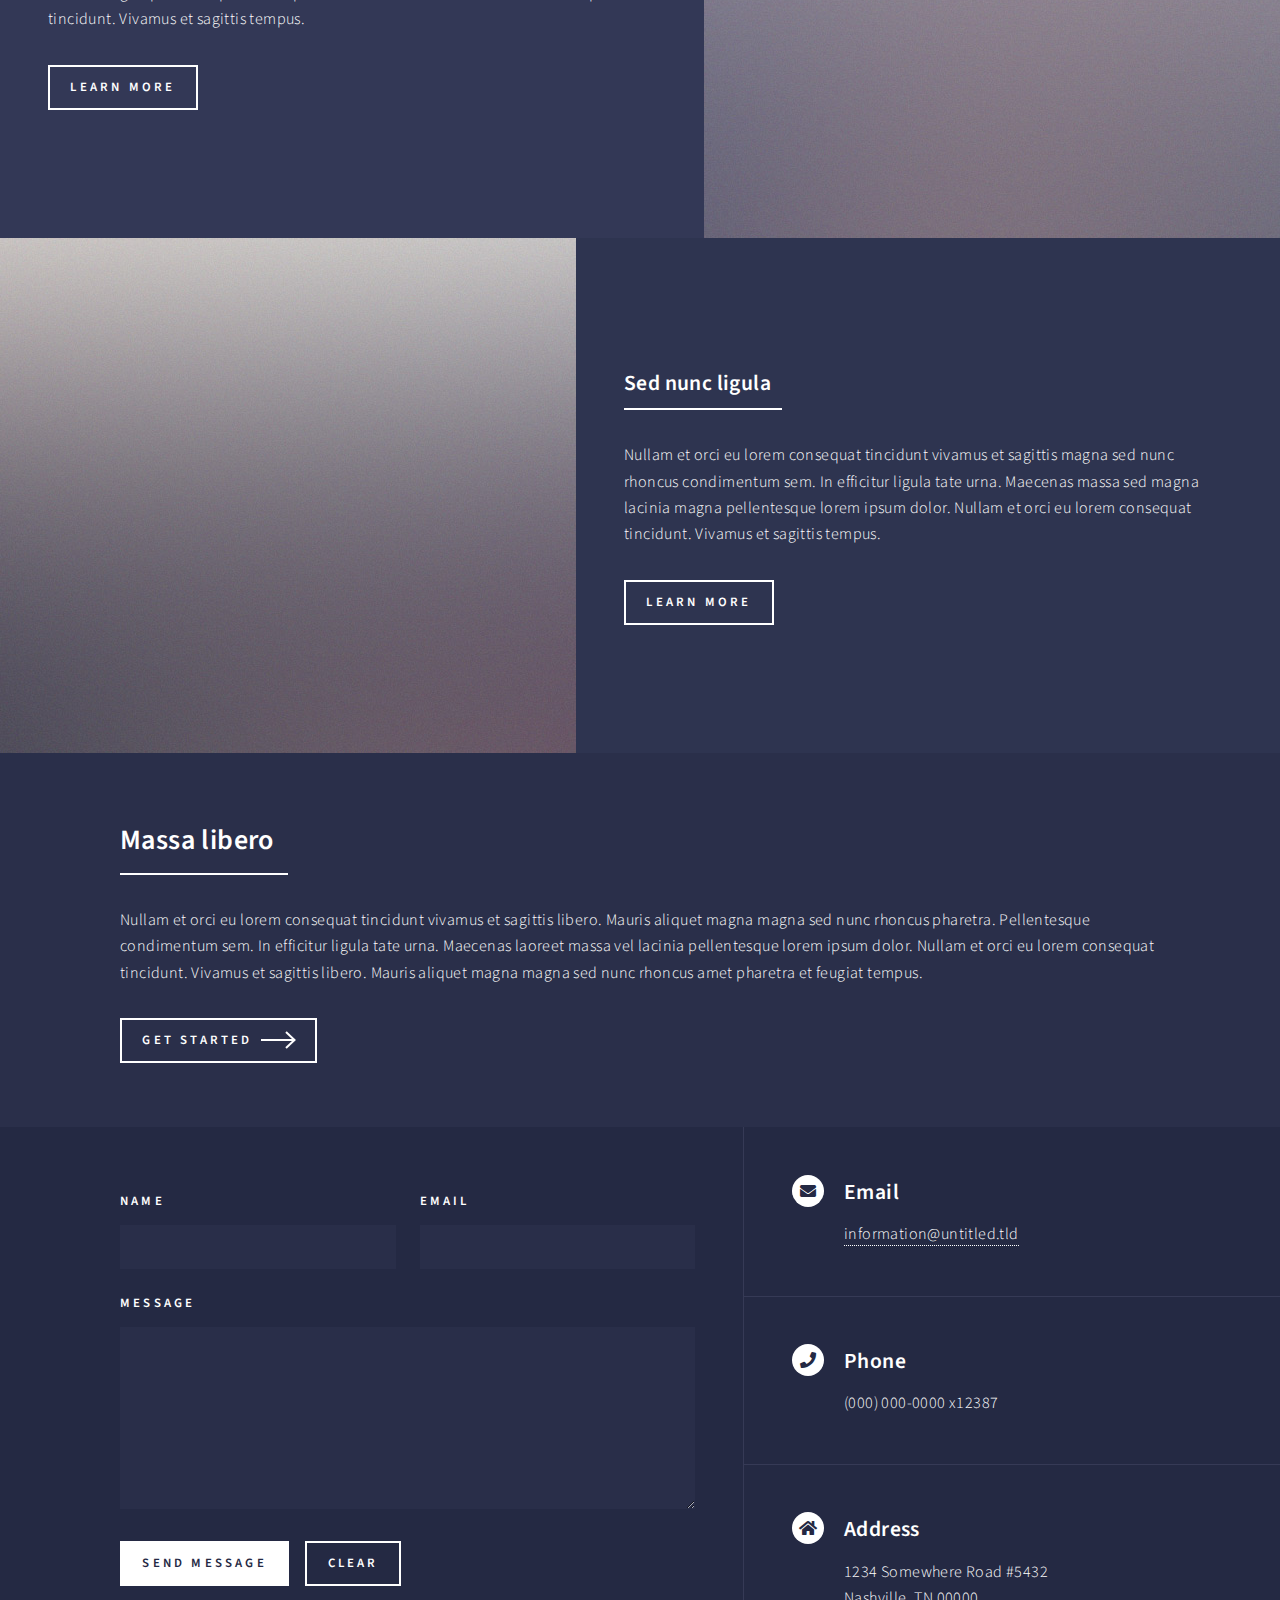
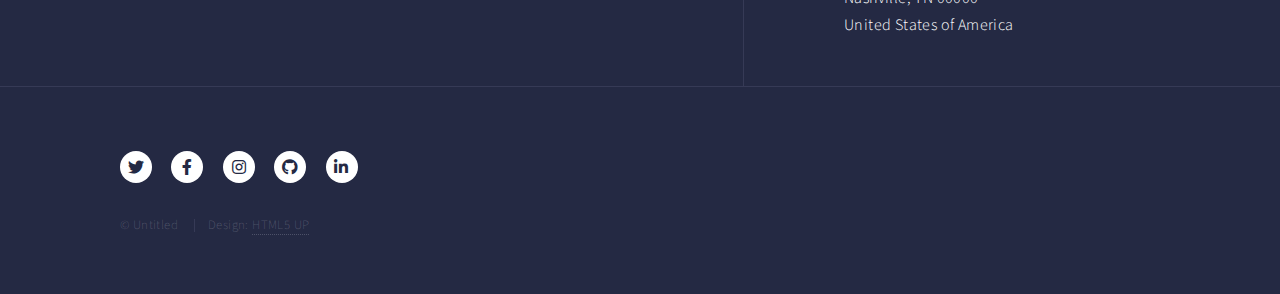
<file: Intro.html>
<!DOCTYPE HTML>
<!--
	Forty by HTML5 UP
	html5up.net | @ajlkn
	Free for personal and commercial use under the CCA 3.0 license (html5up.net/license)
-->
<html>

<head>
	<title>Landing - Forty by HTML5 UP</title>
	<meta charset="utf-8" />
	<meta name="viewport" content="width=device-width, initial-scale=1, user-scalable=no" />
	<link rel="stylesheet" href="assets/css/main.css" />
	<noscript>
		<link rel="stylesheet" href="assets/css/noscript.css" />
	</noscript>
</head>

<body class="is-preload">

	<!-- Wrapper -->
	<div id="wrapper">

		<!-- Header -->
		<!-- Note: The "styleN" class below should match that of the banner element. -->
		<header id="header" class="alt style2">
			<a href="index.html" class="logo"><strong>MYSELF</strong> <span>by Ammar Sherif</span></a>
			<nav>
				<a href="#menu">Menu</a>
			</nav>
		</header>

		<!-- Menu -->
		<nav id="menu">
			<ul class="links">
				<li><a href="index.html">Home</a></li>
				<li><a href="Intro.html">Landing</a></li>
				<li><a href="generic.html">Generic</a></li>
				<li><a href="elements.html">Elements</a></li>
			</ul>
			<ul class="actions stacked">
				<li><a href="#" class="button primary fit">Get Started</a></li>
				<li><a href="#" class="button fit">Log In</a></li>
			</ul>
		</nav>

		<!-- Banner -->
		<!-- Note: The "styleN" class below should match that of the header element. -->
		<section id="banner" class="style2">
			<div class="inner">
				<span class="image">
					<img src="images/pic07.jpg" alt="" />
				</span>
				<header class="major">
					<h1>Landing</h1>
				</header>
				<div class="content">
					<p>Lorem ipsum dolor sit amet nullam consequat<br />
						sed veroeros. tempus adipiscing nulla.</p>
				</div>
			</div>
		</section>

		<!-- Main -->
		<div id="main">

			<!-- One -->
			<section id="one">
				<div class="inner">
					<header class="major">
						<h2>Sed amet aliquam</h2>
					</header>
					<p>Nullam et orci eu lorem consequat tincidunt vivamus et sagittis magna sed nunc rhoncus
						condimentum sem. In efficitur ligula tate urna. Maecenas massa vel lacinia pellentesque lorem
						ipsum dolor. Nullam et orci eu lorem consequat tincidunt. Vivamus et sagittis libero. Nullam et
						orci eu lorem consequat tincidunt vivamus et sagittis magna sed nunc rhoncus condimentum sem. In
						efficitur ligula tate urna.</p>
				</div>
			</section>

			<!-- Two -->
			<section id="two" class="spotlights">
				<section>
					<a href="generic.html" class="image">
						<img src="images/pic08.jpg" alt="" data-position="center center" />
					</a>
					<div class="content">
						<div class="inner">
							<header class="major">
								<h3>Orci maecenas</h3>
							</header>
							<p>Nullam et orci eu lorem consequat tincidunt vivamus et sagittis magna sed nunc rhoncus
								condimentum sem. In efficitur ligula tate urna. Maecenas massa sed magna lacinia magna
								pellentesque lorem ipsum dolor. Nullam et orci eu lorem consequat tincidunt. Vivamus et
								sagittis tempus.</p>
							<ul class="actions">
								<li><a href="generic.html" class="button">Learn more</a></li>
							</ul>
						</div>
					</div>
				</section>
				<section>
					<a href="generic.html" class="image">
						<img src="images/pic09.jpg" alt="" data-position="top center" />
					</a>
					<div class="content">
						<div class="inner">
							<header class="major">
								<h3>Rhoncus magna</h3>
							</header>
							<p>Nullam et orci eu lorem consequat tincidunt vivamus et sagittis magna sed nunc rhoncus
								condimentum sem. In efficitur ligula tate urna. Maecenas massa sed magna lacinia magna
								pellentesque lorem ipsum dolor. Nullam et orci eu lorem consequat tincidunt. Vivamus et
								sagittis tempus.</p>
							<ul class="actions">
								<li><a href="generic.html" class="button">Learn more</a></li>
							</ul>
						</div>
					</div>
				</section>
				<section>
					<a href="generic.html" class="image">
						<img src="images/pic10.jpg" alt="" data-position="25% 25%" />
					</a>
					<div class="content">
						<div class="inner">
							<header class="major">
								<h3>Sed nunc ligula</h3>
							</header>
							<p>Nullam et orci eu lorem consequat tincidunt vivamus et sagittis magna sed nunc rhoncus
								condimentum sem. In efficitur ligula tate urna. Maecenas massa sed magna lacinia magna
								pellentesque lorem ipsum dolor. Nullam et orci eu lorem consequat tincidunt. Vivamus et
								sagittis tempus.</p>
							<ul class="actions">
								<li><a href="generic.html" class="button">Learn more</a></li>
							</ul>
						</div>
					</div>
				</section>
			</section>

			<!-- Three -->
			<section id="three">
				<div class="inner">
					<header class="major">
						<h2>Massa libero</h2>
					</header>
					<p>Nullam et orci eu lorem consequat tincidunt vivamus et sagittis libero. Mauris aliquet magna
						magna sed nunc rhoncus pharetra. Pellentesque condimentum sem. In efficitur ligula tate urna.
						Maecenas laoreet massa vel lacinia pellentesque lorem ipsum dolor. Nullam et orci eu lorem
						consequat tincidunt. Vivamus et sagittis libero. Mauris aliquet magna magna sed nunc rhoncus
						amet pharetra et feugiat tempus.</p>
					<ul class="actions">
						<li><a href="generic.html" class="button next">Get Started</a></li>
					</ul>
				</div>
			</section>

		</div>

		<!-- Contact -->
		<section id="contact">
			<div class="inner">
				<section>
					<form method="post" action="#">
						<div class="fields">
							<div class="field half">
								<label for="name">Name</label>
								<input type="text" name="name" id="name" />
							</div>
							<div class="field half">
								<label for="email">Email</label>
								<input type="text" name="email" id="email" />
							</div>
							<div class="field">
								<label for="message">Message</label>
								<textarea name="message" id="message" rows="6"></textarea>
							</div>
						</div>
						<ul class="actions">
							<li><input type="submit" value="Send Message" class="primary" /></li>
							<li><input type="reset" value="Clear" /></li>
						</ul>
					</form>
				</section>
				<section class="split">
					<section>
						<div class="contact-method">
							<span class="icon solid alt fa-envelope"></span>
							<h3>Email</h3>
							<a href="#">information@untitled.tld</a>
						</div>
					</section>
					<section>
						<div class="contact-method">
							<span class="icon solid alt fa-phone"></span>
							<h3>Phone</h3>
							<span>(000) 000-0000 x12387</span>
						</div>
					</section>
					<section>
						<div class="contact-method">
							<span class="icon solid alt fa-home"></span>
							<h3>Address</h3>
							<span>1234 Somewhere Road #5432<br />
								Nashville, TN 00000<br />
								United States of America</span>
						</div>
					</section>
				</section>
			</div>
		</section>

		<!-- Footer -->
		<footer id="footer">
			<div class="inner">
				<ul class="icons">
					<li><a href="#" class="icon brands alt fa-twitter"><span class="label">Twitter</span></a></li>
					<li><a href="#" class="icon brands alt fa-facebook-f"><span class="label">Facebook</span></a></li>
					<li><a href="#" class="icon brands alt fa-instagram"><span class="label">Instagram</span></a></li>
					<li><a href="#" class="icon brands alt fa-github"><span class="label">GitHub</span></a></li>
					<li><a href="#" class="icon brands alt fa-linkedin-in"><span class="label">LinkedIn</span></a></li>
				</ul>
				<ul class="copyright">
					<li>&copy; Untitled</li>
					<li>Design: <a href="https://html5up.net">HTML5 UP</a></li>
				</ul>
			</div>
		</footer>

	</div>

	<!-- Scripts -->
	<script src="assets/js/jquery.min.js"></script>
	<script src="assets/js/jquery.scrolly.min.js"></script>
	<script src="assets/js/jquery.scrollex.min.js"></script>
	<script src="assets/js/browser.min.js"></script>
	<script src="assets/js/breakpoints.min.js"></script>
	<script src="assets/js/util.js"></script>
	<script src="assets/js/main.js"></script>

</body>

</html>
</file>
<file: assets/css/noscript.css>
/*
	Forty by HTML5 UP
	html5up.net | @ajlkn
	Free for personal and commercial use under the CCA 3.0 license (html5up.net/license)
*/

/* Banner */

	body.is-preload #banner:after {
		opacity: 0.85;
	}

	body.is-preload #banner > .inner {
		-moz-filter: none;
		-webkit-filter: none;
		-ms-filter: none;
		filter: none;
		-moz-transform: none;
		-webkit-transform: none;
		-ms-transform: none;
		transform: none;
		opacity: 1;
	}
</file>
<file: assets/css/main.css>
@import url(fontawesome-all.min.css);
@import url("https://fonts.googleapis.com/css?family=Source+Sans+Pro:300,300italic,600,600italic");

/*
	Forty by HTML5 UP
	html5up.net | @ajlkn
	Free for personal and commercial use under the CCA 3.0 license (html5up.net/license)
*/

html, body, div, span, applet, object,
iframe, h1, h2, h3, h4, h5, h6, p, blockquote,
pre, a, abbr, acronym, address, big, cite,
code, del, dfn, em, img, ins, kbd, q, s, samp,
small, strike, strong, sub, sup, tt, var, b,
u, i, center, dl, dt, dd, ol, ul, li, fieldset,
form, label, legend, table, caption, tbody,
tfoot, thead, tr, th, td, article, aside,
canvas, details, embed, figure, figcaption,
footer, header, hgroup, menu, nav, output, ruby,
section, summary, time, mark, audio, video {
	margin: 0;
	padding: 0;
	border: 0;
	font-size: 100%;
	font: inherit;
	vertical-align: baseline;}

article, aside, details, figcaption, figure,
footer, header, hgroup, menu, nav, section {
	display: block;}

body {
	line-height: 1;
}

ol, ul {
	list-style: none;
}

blockquote, q {
	quotes: none;
}

	blockquote:before, blockquote:after, q:before, q:after {
		content: '';
		content: none;
	}

table {
	border-collapse: collapse;
	border-spacing: 0;
}

body {
	-webkit-text-size-adjust: none;
}

mark {
	background-color: transparent;
	color: inherit;
}

input::-moz-focus-inner {
	border: 0;
	padding: 0;
}

input, select, textarea {
	-moz-appearance: none;
	-webkit-appearance: none;
	-ms-appearance: none;
	appearance: none;
}

/* Basic */

	@-ms-viewport {
		width: device-width;
	}

	body {
		-ms-overflow-style: scrollbar;
	}

	@media screen and (max-width: 480px) {

		html, body {
			min-width: 320px;
		}

	}

	html {
		box-sizing: border-box;
	}

	*, *:before, *:after {
		box-sizing: inherit;
	}

	body {
		background: #242943;
	}

		body.is-preload *, body.is-preload *:before, body.is-preload *:after {
			-moz-animation: none !important;
			-webkit-animation: none !important;
			-ms-animation: none !important;
			animation: none !important;
			-moz-transition: none !important;
			-webkit-transition: none !important;
			-ms-transition: none !important;
			transition: none !important;
		}

/* Type */

	body, input, select, textarea {
		color: #ffffff;
		font-family: "Source Sans Pro", Helvetica, sans-serif;
		font-size: 17pt;
		font-weight: 300;
		letter-spacing: 0.025em;
		line-height: 1.65;
	}

		@media screen and (max-width: 1680px) {

			body, input, select, textarea {
				font-size: 14pt;
			}

		}

		@media screen and (max-width: 1280px) {

			body, input, select, textarea {
				font-size: 12pt;
			}

		}

		@media screen and (max-width: 360px) {

			body, input, select, textarea {
				font-size: 11pt;
			}

		}

	a {
		-moz-transition: color 0.2s ease-in-out, border-bottom-color 0.2s ease-in-out;
		-webkit-transition: color 0.2s ease-in-out, border-bottom-color 0.2s ease-in-out;
		-ms-transition: color 0.2s ease-in-out, border-bottom-color 0.2s ease-in-out;
		transition: color 0.2s ease-in-out, border-bottom-color 0.2s ease-in-out;
		border-bottom: dotted 1px;
		color: inherit;
		text-decoration: none;
	}

		a:hover {
			border-bottom-color: transparent;
			color: #9bf1ff !important;
		}

		a:active {
			color: #53e3fb !important;
		}

	strong, b {
		color: #ffffff;
		font-weight: 600;
	}

	em, i {
		font-style: italic;
	}

	p {
		margin: 0 0 2em 0;
	}

	h1, h2, h3, h4, h5, h6 {
		color: #ffffff;
		font-weight: 600;
		line-height: 1.65;
		margin: 0 0 1em 0;
	}

		h1 a, h2 a, h3 a, h4 a, h5 a, h6 a {
			color: inherit;
			border-bottom: 0;
		}

	h1 {
		font-size: 2.5em;
	}

	h2 {
		font-size: 1.75em;
	}

	h3 {
		font-size: 1.35em;
	}

	h4 {
		font-size: 1.1em;
	}

	h5 {
		font-size: 0.9em;
	}

	h6 {
		font-size: 0.7em;
	}

	@media screen and (max-width: 736px) {

		h1 {
			font-size: 2em;
		}

		h2 {
			font-size: 1.5em;
		}

		h3 {
			font-size: 1.25em;
		}

	}

	sub {
		font-size: 0.8em;
		position: relative;
		top: 0.5em;
	}

	sup {
		font-size: 0.8em;
		position: relative;
		top: -0.5em;
	}

	blockquote {
		border-left: solid 4px rgba(212, 212, 255, 0.1);
		font-style: italic;
		margin: 0 0 2em 0;
		padding: 0.5em 0 0.5em 2em;
	}

	code {
		background: rgba(212, 212, 255, 0.035);
		font-family: "Courier New", monospace;
		font-size: 0.9em;
		margin: 0 0.25em;
		padding: 0.25em 0.65em;
	}

	pre {
		-webkit-overflow-scrolling: touch;
		font-family: "Courier New", monospace;
		font-size: 0.9em;
		margin: 0 0 2em 0;
	}

		pre code {
			display: block;
			line-height: 1.75;
			padding: 1em 1.5em;
			overflow-x: auto;
		}

	hr {
		border: 0;
		border-bottom: solid 1px rgba(212, 212, 255, 0.1);
		margin: 2em 0;
	}

		hr.major {
			margin: 3em 0;
		}

	.align-left {
		text-align: left;
	}

	.align-center {
		text-align: center;
	}

	.align-right {
		text-align: right;
	}

/* Row */

	.row {
		display: flex;
		flex-wrap: wrap;
		box-sizing: border-box;
		align-items: stretch;
	}

		.row > * {
			box-sizing: border-box;
		}

		.row.gtr-uniform > * > :last-child {
			margin-bottom: 0;
		}

		.row.aln-left {
			justify-content: flex-start;
		}

		.row.aln-center {
			justify-content: center;
		}

		.row.aln-right {
			justify-content: flex-end;
		}

		.row.aln-top {
			align-items: flex-start;
		}

		.row.aln-middle {
			align-items: center;
		}

		.row.aln-bottom {
			align-items: flex-end;
		}

		.row > .imp {
			order: -1;
		}

		.row > .col-1 {
			width: 8.33333%;
		}

		.row > .off-1 {
			margin-left: 8.33333%;
		}

		.row > .col-2 {
			width: 16.66667%;
		}

		.row > .off-2 {
			margin-left: 16.66667%;
		}

		.row > .col-3 {
			width: 25%;
		}

		.row > .off-3 {
			margin-left: 25%;
		}

		.row > .col-4 {
			width: 33.33333%;
		}

		.row > .off-4 {
			margin-left: 33.33333%;
		}

		.row > .col-5 {
			width: 41.66667%;
		}

		.row > .off-5 {
			margin-left: 41.66667%;
		}

		.row > .col-6 {
			width: 50%;
		}

		.row > .off-6 {
			margin-left: 50%;
		}

		.row > .col-7 {
			width: 58.33333%;
		}

		.row > .off-7 {
			margin-left: 58.33333%;
		}

		.row > .col-8 {
			width: 66.66667%;
		}

		.row > .off-8 {
			margin-left: 66.66667%;
		}

		.row > .col-9 {
			width: 75%;
		}

		.row > .off-9 {
			margin-left: 75%;
		}

		.row > .col-10 {
			width: 83.33333%;
		}

		.row > .off-10 {
			margin-left: 83.33333%;
		}

		.row > .col-11 {
			width: 91.66667%;
		}

		.row > .off-11 {
			margin-left: 91.66667%;
		}

		.row > .col-12 {
			width: 100%;
		}

		.row > .off-12 {
			margin-left: 100%;
		}

		.row.gtr-0 {
			margin-top: 0;
			margin-left: 0em;
		}

			.row.gtr-0 > * {
				padding: 0 0 0 0em;
			}

			.row.gtr-0.gtr-uniform {
				margin-top: 0em;
			}

				.row.gtr-0.gtr-uniform > * {
					padding-top: 0em;
				}

		.row.gtr-25 {
			margin-top: 0;
			margin-left: -0.5em;
		}

			.row.gtr-25 > * {
				padding: 0 0 0 0.5em;
			}

			.row.gtr-25.gtr-uniform {
				margin-top: -0.5em;
			}

				.row.gtr-25.gtr-uniform > * {
					padding-top: 0.5em;
				}

		.row.gtr-50 {
			margin-top: 0;
			margin-left: -1em;
		}

			.row.gtr-50 > * {
				padding: 0 0 0 1em;
			}

			.row.gtr-50.gtr-uniform {
				margin-top: -1em;
			}

				.row.gtr-50.gtr-uniform > * {
					padding-top: 1em;
				}

		.row {
			margin-top: 0;
			margin-left: -2em;
		}

			.row > * {
				padding: 0 0 0 2em;
			}

			.row.gtr-uniform {
				margin-top: -2em;
			}

				.row.gtr-uniform > * {
					padding-top: 2em;
				}

		.row.gtr-150 {
			margin-top: 0;
			margin-left: -3em;
		}

			.row.gtr-150 > * {
				padding: 0 0 0 3em;
			}

			.row.gtr-150.gtr-uniform {
				margin-top: -3em;
			}

				.row.gtr-150.gtr-uniform > * {
					padding-top: 3em;
				}

		.row.gtr-200 {
			margin-top: 0;
			margin-left: -4em;
		}

			.row.gtr-200 > * {
				padding: 0 0 0 4em;
			}

			.row.gtr-200.gtr-uniform {
				margin-top: -4em;
			}

				.row.gtr-200.gtr-uniform > * {
					padding-top: 4em;
				}

		@media screen and (max-width: 1680px) {

			.row {
				display: flex;
				flex-wrap: wrap;
				box-sizing: border-box;
				align-items: stretch;
			}

				.row > * {
					box-sizing: border-box;
				}

				.row.gtr-uniform > * > :last-child {
					margin-bottom: 0;
				}

				.row.aln-left {
					justify-content: flex-start;
				}

				.row.aln-center {
					justify-content: center;
				}

				.row.aln-right {
					justify-content: flex-end;
				}

				.row.aln-top {
					align-items: flex-start;
				}

				.row.aln-middle {
					align-items: center;
				}

				.row.aln-bottom {
					align-items: flex-end;
				}

				.row > .imp-xlarge {
					order: -1;
				}

				.row > .col-1-xlarge {
					width: 8.33333%;
				}

				.row > .off-1-xlarge {
					margin-left: 8.33333%;
				}

				.row > .col-2-xlarge {
					width: 16.66667%;
				}

				.row > .off-2-xlarge {
					margin-left: 16.66667%;
				}

				.row > .col-3-xlarge {
					width: 25%;
				}

				.row > .off-3-xlarge {
					margin-left: 25%;
				}

				.row > .col-4-xlarge {
					width: 33.33333%;
				}

				.row > .off-4-xlarge {
					margin-left: 33.33333%;
				}

				.row > .col-5-xlarge {
					width: 41.66667%;
				}

				.row > .off-5-xlarge {
					margin-left: 41.66667%;
				}

				.row > .col-6-xlarge {
					width: 50%;
				}

				.row > .off-6-xlarge {
					margin-left: 50%;
				}

				.row > .col-7-xlarge {
					width: 58.33333%;
				}

				.row > .off-7-xlarge {
					margin-left: 58.33333%;
				}

				.row > .col-8-xlarge {
					width: 66.66667%;
				}

				.row > .off-8-xlarge {
					margin-left: 66.66667%;
				}

				.row > .col-9-xlarge {
					width: 75%;
				}

				.row > .off-9-xlarge {
					margin-left: 75%;
				}

				.row > .col-10-xlarge {
					width: 83.33333%;
				}

				.row > .off-10-xlarge {
					margin-left: 83.33333%;
				}

				.row > .col-11-xlarge {
					width: 91.66667%;
				}

				.row > .off-11-xlarge {
					margin-left: 91.66667%;
				}

				.row > .col-12-xlarge {
					width: 100%;
				}

				.row > .off-12-xlarge {
					margin-left: 100%;
				}

				.row.gtr-0 {
					margin-top: 0;
					margin-left: 0em;
				}

					.row.gtr-0 > * {
						padding: 0 0 0 0em;
					}

					.row.gtr-0.gtr-uniform {
						margin-top: 0em;
					}

						.row.gtr-0.gtr-uniform > * {
							padding-top: 0em;
						}

				.row.gtr-25 {
					margin-top: 0;
					margin-left: -0.5em;
				}

					.row.gtr-25 > * {
						padding: 0 0 0 0.5em;
					}

					.row.gtr-25.gtr-uniform {
						margin-top: -0.5em;
					}

						.row.gtr-25.gtr-uniform > * {
							padding-top: 0.5em;
						}

				.row.gtr-50 {
					margin-top: 0;
					margin-left: -1em;
				}

					.row.gtr-50 > * {
						padding: 0 0 0 1em;
					}

					.row.gtr-50.gtr-uniform {
						margin-top: -1em;
					}

						.row.gtr-50.gtr-uniform > * {
							padding-top: 1em;
						}

				.row {
					margin-top: 0;
					margin-left: -2em;
				}

					.row > * {
						padding: 0 0 0 2em;
					}

					.row.gtr-uniform {
						margin-top: -2em;
					}

						.row.gtr-uniform > * {
							padding-top: 2em;
						}

				.row.gtr-150 {
					margin-top: 0;
					margin-left: -3em;
				}

					.row.gtr-150 > * {
						padding: 0 0 0 3em;
					}

					.row.gtr-150.gtr-uniform {
						margin-top: -3em;
					}

						.row.gtr-150.gtr-uniform > * {
							padding-top: 3em;
						}

				.row.gtr-200 {
					margin-top: 0;
					margin-left: -4em;
				}

					.row.gtr-200 > * {
						padding: 0 0 0 4em;
					}

					.row.gtr-200.gtr-uniform {
						margin-top: -4em;
					}

						.row.gtr-200.gtr-uniform > * {
							padding-top: 4em;
						}

		}

		@media screen and (max-width: 1280px) {

			.row {
				display: flex;
				flex-wrap: wrap;
				box-sizing: border-box;
				align-items: stretch;
			}

				.row > * {
					box-sizing: border-box;
				}

				.row.gtr-uniform > * > :last-child {
					margin-bottom: 0;
				}

				.row.aln-left {
					justify-content: flex-start;
				}

				.row.aln-center {
					justify-content: center;
				}

				.row.aln-right {
					justify-content: flex-end;
				}

				.row.aln-top {
					align-items: flex-start;
				}

				.row.aln-middle {
					align-items: center;
				}

				.row.aln-bottom {
					align-items: flex-end;
				}

				.row > .imp-large {
					order: -1;
				}

				.row > .col-1-large {
					width: 8.33333%;
				}

				.row > .off-1-large {
					margin-left: 8.33333%;
				}

				.row > .col-2-large {
					width: 16.66667%;
				}

				.row > .off-2-large {
					margin-left: 16.66667%;
				}

				.row > .col-3-large {
					width: 25%;
				}

				.row > .off-3-large {
					margin-left: 25%;
				}

				.row > .col-4-large {
					width: 33.33333%;
				}

				.row > .off-4-large {
					margin-left: 33.33333%;
				}

				.row > .col-5-large {
					width: 41.66667%;
				}

				.row > .off-5-large {
					margin-left: 41.66667%;
				}

				.row > .col-6-large {
					width: 50%;
				}

				.row > .off-6-large {
					margin-left: 50%;
				}

				.row > .col-7-large {
					width: 58.33333%;
				}

				.row > .off-7-large {
					margin-left: 58.33333%;
				}

				.row > .col-8-large {
					width: 66.66667%;
				}

				.row > .off-8-large {
					margin-left: 66.66667%;
				}

				.row > .col-9-large {
					width: 75%;
				}

				.row > .off-9-large {
					margin-left: 75%;
				}

				.row > .col-10-large {
					width: 83.33333%;
				}

				.row > .off-10-large {
					margin-left: 83.33333%;
				}

				.row > .col-11-large {
					width: 91.66667%;
				}

				.row > .off-11-large {
					margin-left: 91.66667%;
				}

				.row > .col-12-large {
					width: 100%;
				}

				.row > .off-12-large {
					margin-left: 100%;
				}

				.row.gtr-0 {
					margin-top: 0;
					margin-left: 0em;
				}

					.row.gtr-0 > * {
						padding: 0 0 0 0em;
					}

					.row.gtr-0.gtr-uniform {
						margin-top: 0em;
					}

						.row.gtr-0.gtr-uniform > * {
							padding-top: 0em;
						}

				.row.gtr-25 {
					margin-top: 0;
					margin-left: -0.375em;
				}

					.row.gtr-25 > * {
						padding: 0 0 0 0.375em;
					}

					.row.gtr-25.gtr-uniform {
						margin-top: -0.375em;
					}

						.row.gtr-25.gtr-uniform > * {
							padding-top: 0.375em;
						}

				.row.gtr-50 {
					margin-top: 0;
					margin-left: -0.75em;
				}

					.row.gtr-50 > * {
						padding: 0 0 0 0.75em;
					}

					.row.gtr-50.gtr-uniform {
						margin-top: -0.75em;
					}

						.row.gtr-50.gtr-uniform > * {
							padding-top: 0.75em;
						}

				.row {
					margin-top: 0;
					margin-left: -1.5em;
				}

					.row > * {
						padding: 0 0 0 1.5em;
					}

					.row.gtr-uniform {
						margin-top: -1.5em;
					}

						.row.gtr-uniform > * {
							padding-top: 1.5em;
						}

				.row.gtr-150 {
					margin-top: 0;
					margin-left: -2.25em;
				}

					.row.gtr-150 > * {
						padding: 0 0 0 2.25em;
					}

					.row.gtr-150.gtr-uniform {
						margin-top: -2.25em;
					}

						.row.gtr-150.gtr-uniform > * {
							padding-top: 2.25em;
						}

				.row.gtr-200 {
					margin-top: 0;
					margin-left: -3em;
				}

					.row.gtr-200 > * {
						padding: 0 0 0 3em;
					}

					.row.gtr-200.gtr-uniform {
						margin-top: -3em;
					}

						.row.gtr-200.gtr-uniform > * {
							padding-top: 3em;
						}

		}

		@media screen and (max-width: 980px) {

			.row {
				display: flex;
				flex-wrap: wrap;
				box-sizing: border-box;
				align-items: stretch;
			}

				.row > * {
					box-sizing: border-box;
				}

				.row.gtr-uniform > * > :last-child {
					margin-bottom: 0;
				}

				.row.aln-left {
					justify-content: flex-start;
				}

				.row.aln-center {
					justify-content: center;
				}

				.row.aln-right {
					justify-content: flex-end;
				}

				.row.aln-top {
					align-items: flex-start;
				}

				.row.aln-middle {
					align-items: center;
				}

				.row.aln-bottom {
					align-items: flex-end;
				}

				.row > .imp-medium {
					order: -1;
				}

				.row > .col-1-medium {
					width: 8.33333%;
				}

				.row > .off-1-medium {
					margin-left: 8.33333%;
				}

				.row > .col-2-medium {
					width: 16.66667%;
				}

				.row > .off-2-medium {
					margin-left: 16.66667%;
				}

				.row > .col-3-medium {
					width: 25%;
				}

				.row > .off-3-medium {
					margin-left: 25%;
				}

				.row > .col-4-medium {
					width: 33.33333%;
				}

				.row > .off-4-medium {
					margin-left: 33.33333%;
				}

				.row > .col-5-medium {
					width: 41.66667%;
				}

				.row > .off-5-medium {
					margin-left: 41.66667%;
				}

				.row > .col-6-medium {
					width: 50%;
				}

				.row > .off-6-medium {
					margin-left: 50%;
				}

				.row > .col-7-medium {
					width: 58.33333%;
				}

				.row > .off-7-medium {
					margin-left: 58.33333%;
				}

				.row > .col-8-medium {
					width: 66.66667%;
				}

				.row > .off-8-medium {
					margin-left: 66.66667%;
				}

				.row > .col-9-medium {
					width: 75%;
				}

				.row > .off-9-medium {
					margin-left: 75%;
				}

				.row > .col-10-medium {
					width: 83.33333%;
				}

				.row > .off-10-medium {
					margin-left: 83.33333%;
				}

				.row > .col-11-medium {
					width: 91.66667%;
				}

				.row > .off-11-medium {
					margin-left: 91.66667%;
				}

				.row > .col-12-medium {
					width: 100%;
				}

				.row > .off-12-medium {
					margin-left: 100%;
				}

				.row.gtr-0 {
					margin-top: 0;
					margin-left: 0em;
				}

					.row.gtr-0 > * {
						padding: 0 0 0 0em;
					}

					.row.gtr-0.gtr-uniform {
						margin-top: 0em;
					}

						.row.gtr-0.gtr-uniform > * {
							padding-top: 0em;
						}

				.row.gtr-25 {
					margin-top: 0;
					margin-left: -0.375em;
				}

					.row.gtr-25 > * {
						padding: 0 0 0 0.375em;
					}

					.row.gtr-25.gtr-uniform {
						margin-top: -0.375em;
					}

						.row.gtr-25.gtr-uniform > * {
							padding-top: 0.375em;
						}

				.row.gtr-50 {
					margin-top: 0;
					margin-left: -0.75em;
				}

					.row.gtr-50 > * {
						padding: 0 0 0 0.75em;
					}

					.row.gtr-50.gtr-uniform {
						margin-top: -0.75em;
					}

						.row.gtr-50.gtr-uniform > * {
							padding-top: 0.75em;
						}

				.row {
					margin-top: 0;
					margin-left: -1.5em;
				}

					.row > * {
						padding: 0 0 0 1.5em;
					}

					.row.gtr-uniform {
						margin-top: -1.5em;
					}

						.row.gtr-uniform > * {
							padding-top: 1.5em;
						}

				.row.gtr-150 {
					margin-top: 0;
					margin-left: -2.25em;
				}

					.row.gtr-150 > * {
						padding: 0 0 0 2.25em;
					}

					.row.gtr-150.gtr-uniform {
						margin-top: -2.25em;
					}

						.row.gtr-150.gtr-uniform > * {
							padding-top: 2.25em;
						}

				.row.gtr-200 {
					margin-top: 0;
					margin-left: -3em;
				}

					.row.gtr-200 > * {
						padding: 0 0 0 3em;
					}

					.row.gtr-200.gtr-uniform {
						margin-top: -3em;
					}

						.row.gtr-200.gtr-uniform > * {
							padding-top: 3em;
						}

		}

		@media screen and (max-width: 736px) {

			.row {
				display: flex;
				flex-wrap: wrap;
				box-sizing: border-box;
				align-items: stretch;
			}

				.row > * {
					box-sizing: border-box;
				}

				.row.gtr-uniform > * > :last-child {
					margin-bottom: 0;
				}

				.row.aln-left {
					justify-content: flex-start;
				}

				.row.aln-center {
					justify-content: center;
				}

				.row.aln-right {
					justify-content: flex-end;
				}

				.row.aln-top {
					align-items: flex-start;
				}

				.row.aln-middle {
					align-items: center;
				}

				.row.aln-bottom {
					align-items: flex-end;
				}

				.row > .imp-small {
					order: -1;
				}

				.row > .col-1-small {
					width: 8.33333%;
				}

				.row > .off-1-small {
					margin-left: 8.33333%;
				}

				.row > .col-2-small {
					width: 16.66667%;
				}

				.row > .off-2-small {
					margin-left: 16.66667%;
				}

				.row > .col-3-small {
					width: 25%;
				}

				.row > .off-3-small {
					margin-left: 25%;
				}

				.row > .col-4-small {
					width: 33.33333%;
				}

				.row > .off-4-small {
					margin-left: 33.33333%;
				}

				.row > .col-5-small {
					width: 41.66667%;
				}

				.row > .off-5-small {
					margin-left: 41.66667%;
				}

				.row > .col-6-small {
					width: 50%;
				}

				.row > .off-6-small {
					margin-left: 50%;
				}

				.row > .col-7-small {
					width: 58.33333%;
				}

				.row > .off-7-small {
					margin-left: 58.33333%;
				}

				.row > .col-8-small {
					width: 66.66667%;
				}

				.row > .off-8-small {
					margin-left: 66.66667%;
				}

				.row > .col-9-small {
					width: 75%;
				}

				.row > .off-9-small {
					margin-left: 75%;
				}

				.row > .col-10-small {
					width: 83.33333%;
				}

				.row > .off-10-small {
					margin-left: 83.33333%;
				}

				.row > .col-11-small {
					width: 91.66667%;
				}

				.row > .off-11-small {
					margin-left: 91.66667%;
				}

				.row > .col-12-small {
					width: 100%;
				}

				.row > .off-12-small {
					margin-left: 100%;
				}

				.row.gtr-0 {
					margin-top: 0;
					margin-left: 0em;
				}

					.row.gtr-0 > * {
						padding: 0 0 0 0em;
					}

					.row.gtr-0.gtr-uniform {
						margin-top: 0em;
					}

						.row.gtr-0.gtr-uniform > * {
							padding-top: 0em;
						}

				.row.gtr-25 {
					margin-top: 0;
					margin-left: -0.3125em;
				}

					.row.gtr-25 > * {
						padding: 0 0 0 0.3125em;
					}

					.row.gtr-25.gtr-uniform {
						margin-top: -0.3125em;
					}

						.row.gtr-25.gtr-uniform > * {
							padding-top: 0.3125em;
						}

				.row.gtr-50 {
					margin-top: 0;
					margin-left: -0.625em;
				}

					.row.gtr-50 > * {
						padding: 0 0 0 0.625em;
					}

					.row.gtr-50.gtr-uniform {
						margin-top: -0.625em;
					}

						.row.gtr-50.gtr-uniform > * {
							padding-top: 0.625em;
						}

				.row {
					margin-top: 0;
					margin-left: -1.25em;
				}

					.row > * {
						padding: 0 0 0 1.25em;
					}

					.row.gtr-uniform {
						margin-top: -1.25em;
					}

						.row.gtr-uniform > * {
							padding-top: 1.25em;
						}

				.row.gtr-150 {
					margin-top: 0;
					margin-left: -1.875em;
				}

					.row.gtr-150 > * {
						padding: 0 0 0 1.875em;
					}

					.row.gtr-150.gtr-uniform {
						margin-top: -1.875em;
					}

						.row.gtr-150.gtr-uniform > * {
							padding-top: 1.875em;
						}

				.row.gtr-200 {
					margin-top: 0;
					margin-left: -2.5em;
				}

					.row.gtr-200 > * {
						padding: 0 0 0 2.5em;
					}

					.row.gtr-200.gtr-uniform {
						margin-top: -2.5em;
					}

						.row.gtr-200.gtr-uniform > * {
							padding-top: 2.5em;
						}

		}

		@media screen and (max-width: 480px) {

			.row {
				display: flex;
				flex-wrap: wrap;
				box-sizing: border-box;
				align-items: stretch;
			}

				.row > * {
					box-sizing: border-box;
				}

				.row.gtr-uniform > * > :last-child {
					margin-bottom: 0;
				}

				.row.aln-left {
					justify-content: flex-start;
				}

				.row.aln-center {
					justify-content: center;
				}

				.row.aln-right {
					justify-content: flex-end;
				}

				.row.aln-top {
					align-items: flex-start;
				}

				.row.aln-middle {
					align-items: center;
				}

				.row.aln-bottom {
					align-items: flex-end;
				}

				.row > .imp-xsmall {
					order: -1;
				}

				.row > .col-1-xsmall {
					width: 8.33333%;
				}

				.row > .off-1-xsmall {
					margin-left: 8.33333%;
				}

				.row > .col-2-xsmall {
					width: 16.66667%;
				}

				.row > .off-2-xsmall {
					margin-left: 16.66667%;
				}

				.row > .col-3-xsmall {
					width: 25%;
				}

				.row > .off-3-xsmall {
					margin-left: 25%;
				}

				.row > .col-4-xsmall {
					width: 33.33333%;
				}

				.row > .off-4-xsmall {
					margin-left: 33.33333%;
				}

				.row > .col-5-xsmall {
					width: 41.66667%;
				}

				.row > .off-5-xsmall {
					margin-left: 41.66667%;
				}

				.row > .col-6-xsmall {
					width: 50%;
				}

				.row > .off-6-xsmall {
					margin-left: 50%;
				}

				.row > .col-7-xsmall {
					width: 58.33333%;
				}

				.row > .off-7-xsmall {
					margin-left: 58.33333%;
				}

				.row > .col-8-xsmall {
					width: 66.66667%;
				}

				.row > .off-8-xsmall {
					margin-left: 66.66667%;
				}

				.row > .col-9-xsmall {
					width: 75%;
				}

				.row > .off-9-xsmall {
					margin-left: 75%;
				}

				.row > .col-10-xsmall {
					width: 83.33333%;
				}

				.row > .off-10-xsmall {
					margin-left: 83.33333%;
				}

				.row > .col-11-xsmall {
					width: 91.66667%;
				}

				.row > .off-11-xsmall {
					margin-left: 91.66667%;
				}

				.row > .col-12-xsmall {
					width: 100%;
				}

				.row > .off-12-xsmall {
					margin-left: 100%;
				}

				.row.gtr-0 {
					margin-top: 0;
					margin-left: 0em;
				}

					.row.gtr-0 > * {
						padding: 0 0 0 0em;
					}

					.row.gtr-0.gtr-uniform {
						margin-top: 0em;
					}

						.row.gtr-0.gtr-uniform > * {
							padding-top: 0em;
						}

				.row.gtr-25 {
					margin-top: 0;
					margin-left: -0.3125em;
				}

					.row.gtr-25 > * {
						padding: 0 0 0 0.3125em;
					}

					.row.gtr-25.gtr-uniform {
						margin-top: -0.3125em;
					}

						.row.gtr-25.gtr-uniform > * {
							padding-top: 0.3125em;
						}

				.row.gtr-50 {
					margin-top: 0;
					margin-left: -0.625em;
				}

					.row.gtr-50 > * {
						padding: 0 0 0 0.625em;
					}

					.row.gtr-50.gtr-uniform {
						margin-top: -0.625em;
					}

						.row.gtr-50.gtr-uniform > * {
							padding-top: 0.625em;
						}

				.row {
					margin-top: 0;
					margin-left: -1.25em;
				}

					.row > * {
						padding: 0 0 0 1.25em;
					}

					.row.gtr-uniform {
						margin-top: -1.25em;
					}

						.row.gtr-uniform > * {
							padding-top: 1.25em;
						}

				.row.gtr-150 {
					margin-top: 0;
					margin-left: -1.875em;
				}

					.row.gtr-150 > * {
						padding: 0 0 0 1.875em;
					}

					.row.gtr-150.gtr-uniform {
						margin-top: -1.875em;
					}

						.row.gtr-150.gtr-uniform > * {
							padding-top: 1.875em;
						}

				.row.gtr-200 {
					margin-top: 0;
					margin-left: -2.5em;
				}

					.row.gtr-200 > * {
						padding: 0 0 0 2.5em;
					}

					.row.gtr-200.gtr-uniform {
						margin-top: -2.5em;
					}

						.row.gtr-200.gtr-uniform > * {
							padding-top: 2.5em;
						}

		}

/* Section/Article */

	section.special, article.special {
		text-align: center;
	}

	header.major {
		width: -moz-max-content;
		width: -webkit-max-content;
		width: -ms-max-content;
		width: max-content;
		margin-bottom: 2em;
	}

		header.major > :first-child {
			margin-bottom: 0;
			width: calc(100% + 0.5em);
		}

			header.major > :first-child:after {
				content: '';
				background-color: #ffffff;
				display: block;
				height: 2px;
				margin: 0.325em 0 0.5em 0;
				width: 100%;
			}

		header.major > p {
			font-size: 0.7em;
			font-weight: 600;
			letter-spacing: 0.25em;
			margin-bottom: 0;
			text-transform: uppercase;
		}

		body.is-ie header.major > :first-child:after {
			max-width: 9em;
		}

		body.is-ie header.major > h1:after {
			max-width: 100% !important;
		}

	@media screen and (max-width: 736px) {

		header.major > p br {
			display: none;
		}

	}

/* Form */

	form {
		margin: 0 0 2em 0;
	}

		form > :last-child {
			margin-bottom: 0;
		}

		form > .fields {
			display: -moz-flex;
			display: -webkit-flex;
			display: -ms-flex;
			display: flex;
			-moz-flex-wrap: wrap;
			-webkit-flex-wrap: wrap;
			-ms-flex-wrap: wrap;
			flex-wrap: wrap;
			width: calc(100% + 3em);
			margin: -1.5em 0 2em -1.5em;
		}

			form > .fields > .field {
				-moz-flex-grow: 0;
				-webkit-flex-grow: 0;
				-ms-flex-grow: 0;
				flex-grow: 0;
				-moz-flex-shrink: 0;
				-webkit-flex-shrink: 0;
				-ms-flex-shrink: 0;
				flex-shrink: 0;
				padding: 1.5em 0 0 1.5em;
				width: calc(100% - 1.5em);
			}

				form > .fields > .field.half {
					width: calc(50% - 0.75em);
				}

				form > .fields > .field.third {
					width: calc(100%/3 - 0.5em);
				}

				form > .fields > .field.quarter {
					width: calc(25% - 0.375em);
				}

		@media screen and (max-width: 480px) {

			form > .fields {
				width: calc(100% + 3em);
				margin: -1.5em 0 2em -1.5em;
			}

				form > .fields > .field {
					padding: 1.5em 0 0 1.5em;
					width: calc(100% - 1.5em);
				}

					form > .fields > .field.half {
						width: calc(100% - 1.5em);
					}

					form > .fields > .field.third {
						width: calc(100% - 1.5em);
					}

					form > .fields > .field.quarter {
						width: calc(100% - 1.5em);
					}

		}

	label {
		color: #ffffff;
		display: block;
		font-size: 0.8em;
		font-weight: 600;
		letter-spacing: 0.25em;
		margin: 0 0 1em 0;
		text-transform: uppercase;
	}

	input[type="text"],
	input[type="password"],
	input[type="email"],
	input[type="tel"],
	input[type="search"],
	input[type="url"],
	select,
	textarea {
		-moz-appearance: none;
		-webkit-appearance: none;
		-ms-appearance: none;
		appearance: none;
		background: rgba(212, 212, 255, 0.035);
		border: none;
		border-radius: 0;
		color: inherit;
		display: block;
		outline: 0;
		padding: 0 1em;
		text-decoration: none;
		width: 100%;
	}

		input[type="text"]:invalid,
		input[type="password"]:invalid,
		input[type="email"]:invalid,
		input[type="tel"]:invalid,
		input[type="search"]:invalid,
		input[type="url"]:invalid,
		select:invalid,
		textarea:invalid {
			box-shadow: none;
		}

		input[type="text"]:focus,
		input[type="password"]:focus,
		input[type="email"]:focus,
		input[type="tel"]:focus,
		input[type="search"]:focus,
		input[type="url"]:focus,
		select:focus,
		textarea:focus {
			border-color: #9bf1ff;
			box-shadow: 0 0 0 2px #9bf1ff;
		}

	select {
		background-image: url("data:image/svg+xml;charset=utf8,%3Csvg xmlns='http://www.w3.org/2000/svg' width='40' height='40' preserveAspectRatio='none' viewBox='0 0 40 40'%3E%3Cpath d='M9.4,12.3l10.4,10.4l10.4-10.4c0.2-0.2,0.5-0.4,0.9-0.4c0.3,0,0.6,0.1,0.9,0.4l3.3,3.3c0.2,0.2,0.4,0.5,0.4,0.9 c0,0.4-0.1,0.6-0.4,0.9L20.7,31.9c-0.2,0.2-0.5,0.4-0.9,0.4c-0.3,0-0.6-0.1-0.9-0.4L4.3,17.3c-0.2-0.2-0.4-0.5-0.4-0.9 c0-0.4,0.1-0.6,0.4-0.9l3.3-3.3c0.2-0.2,0.5-0.4,0.9-0.4S9.1,12.1,9.4,12.3z' fill='rgba(212, 212, 255, 0.1)' /%3E%3C/svg%3E");
		background-size: 1.25rem;
		background-repeat: no-repeat;
		background-position: calc(100% - 1rem) center;
		height: 2.75em;
		padding-right: 2.75em;
		text-overflow: ellipsis;
	}

		select option {
			color: #ffffff;
			background: #242943;
		}

		select:focus::-ms-value {
			background-color: transparent;
		}

		select::-ms-expand {
			display: none;
		}

	input[type="text"],
	input[type="password"],
	input[type="email"],
	input[type="tel"],
	input[type="search"],
	input[type="url"],
	select {
		height: 2.75em;
	}

	textarea {
		padding: 0.75em 1em;
	}

	input[type="checkbox"],
	input[type="radio"] {
		-moz-appearance: none;
		-webkit-appearance: none;
		-ms-appearance: none;
		appearance: none;
		display: block;
		float: left;
		margin-right: -2em;
		opacity: 0;
		width: 1em;
		z-index: -1;
	}

		input[type="checkbox"] + label,
		input[type="radio"] + label {
			text-decoration: none;
			color: #ffffff;
			cursor: pointer;
			display: inline-block;
			font-weight: 300;
			padding-left: 2.65em;
			padding-right: 0.75em;
			position: relative;
		}

			input[type="checkbox"] + label:before,
			input[type="radio"] + label:before {
				-moz-osx-font-smoothing: grayscale;
				-webkit-font-smoothing: antialiased;
				display: inline-block;
				font-style: normal;
				font-variant: normal;
				text-rendering: auto;
				line-height: 1;
				text-transform: none !important;
				font-family: 'Font Awesome 5 Free';
				font-weight: 900;
			}

			input[type="checkbox"] + label:before,
			input[type="radio"] + label:before {
				background: rgba(212, 212, 255, 0.035);
				content: '';
				display: inline-block;
				font-size: 0.8em;
				height: 2.0625em;
				left: 0;
				letter-spacing: 0;
				line-height: 2.0625em;
				position: absolute;
				text-align: center;
				top: 0;
				width: 2.0625em;
			}

		input[type="checkbox"]:checked + label:before,
		input[type="radio"]:checked + label:before {
			background: #ffffff;
			border-color: #9bf1ff;
			content: '\f00c';
			color: #242943;
		}

		input[type="checkbox"]:focus + label:before,
		input[type="radio"]:focus + label:before {
			box-shadow: 0 0 0 2px #9bf1ff;
		}

	input[type="radio"] + label:before {
		border-radius: 100%;
	}

	::-webkit-input-placeholder {
		color: rgba(244, 244, 255, 0.2) !important;
		opacity: 1.0;
	}

	:-moz-placeholder {
		color: rgba(244, 244, 255, 0.2) !important;
		opacity: 1.0;
	}

	::-moz-placeholder {
		color: rgba(244, 244, 255, 0.2) !important;
		opacity: 1.0;
	}

	:-ms-input-placeholder {
		color: rgba(244, 244, 255, 0.2) !important;
		opacity: 1.0;
	}

/* Box */

	.box {
		border: solid 1px rgba(212, 212, 255, 0.1);
		margin-bottom: 2em;
		padding: 1.5em;
	}

		.box > :last-child,
		.box > :last-child > :last-child,
		.box > :last-child > :last-child > :last-child {
			margin-bottom: 0;
		}

		.box.alt {
			border: 0;
			border-radius: 0;
			padding: 0;
		}

/* Icon */

	.icon {
		text-decoration: none;
		border-bottom: none;
		position: relative;
	}

		.icon:before {
			-moz-osx-font-smoothing: grayscale;
			-webkit-font-smoothing: antialiased;
			display: inline-block;
			font-style: normal;
			font-variant: normal;
			text-rendering: auto;
			line-height: 1;
			text-transform: none !important;
			font-family: 'Font Awesome 5 Free';
			font-weight: 400;
		}

		.icon > .label {
			display: none;
		}

		.icon:before {
			line-height: inherit;
		}

		.icon.solid:before {
			font-weight: 900;
		}

		.icon.brands:before {
			font-family: 'Font Awesome 5 Brands';
		}

		.icon.alt:before {
			background-color: #ffffff;
			border-radius: 100%;
			color: #242943;
			display: inline-block;
			height: 2em;
			line-height: 2em;
			text-align: center;
			width: 2em;
		}

	a.icon.alt:before {
		-moz-transition: background-color 0.2s ease-in-out;
		-webkit-transition: background-color 0.2s ease-in-out;
		-ms-transition: background-color 0.2s ease-in-out;
		transition: background-color 0.2s ease-in-out;
	}

	a.icon.alt:hover:before {
		background-color: #6fc3df;
	}

	a.icon.alt:active:before {
		background-color: #37a6cb;
	}

/* Image */

	.image {
		border: 0;
		display: inline-block;
		position: relative;
	}

		.image img {
			display: block;
		}

		.image.left, .image.right {
			max-width: 30%;
		}

			.image.left img, .image.right img {
				width: 100%;
			}

		.image.left {
			float: left;
			margin: 0 1.5em 1.25em 0;
			top: 0.25em;
		}

		.image.right {
			float: right;
			margin: 0 0 1.25em 1.5em;
			top: 0.25em;
		}

		.image.fit {
			display: block;
			margin: 0 0 2em 0;
			width: 100%;
		}

			.image.fit img {
				width: 100%;
			}

		.image.main {
			display: block;
			margin: 2.5em 0;
			width: 100%;
		}

			.image.main img {
				width: 100%;
			}

			@media screen and (max-width: 736px) {

				.image.main {
					margin: 1.5em 0;
				}

			}

/* List */

	ol {
		list-style: decimal;
		margin: 0 0 2em 0;
		padding-left: 1.25em;
	}

		ol li {
			padding-left: 0.25em;
		}

	ul {
		list-style: disc;
		margin: 0 0 2em 0;
		padding-left: 1em;
	}

		ul li {
			padding-left: 0.5em;
		}

		ul.alt {
			list-style: none;
			padding-left: 0;
		}

			ul.alt li {
				border-top: solid 1px rgba(212, 212, 255, 0.1);
				padding: 0.5em 0;
			}

				ul.alt li:first-child {
					border-top: 0;
					padding-top: 0;
				}

	dl {
		margin: 0 0 2em 0;
	}

		dl dt {
			display: block;
			font-weight: 600;
			margin: 0 0 1em 0;
		}

		dl dd {
			margin-left: 2em;
		}

/* Actions */

	ul.actions {
		display: -moz-flex;
		display: -webkit-flex;
		display: -ms-flex;
		display: flex;
		cursor: default;
		list-style: none;
		margin-left: -1em;
		padding-left: 0;
	}

		ul.actions li {
			padding: 0 0 0 1em;
			vertical-align: middle;
		}

		ul.actions.special {
			-moz-justify-content: center;
			-webkit-justify-content: center;
			-ms-justify-content: center;
			justify-content: center;
			width: 100%;
			margin-left: 0;
		}

			ul.actions.special li:first-child {
				padding-left: 0;
			}

		ul.actions.stacked {
			-moz-flex-direction: column;
			-webkit-flex-direction: column;
			-ms-flex-direction: column;
			flex-direction: column;
			margin-left: 0;
		}

			ul.actions.stacked li {
				padding: 1.3em 0 0 0;
			}

				ul.actions.stacked li:first-child {
					padding-top: 0;
				}

		ul.actions.fit {
			width: calc(100% + 1em);
		}

			ul.actions.fit li {
				-moz-flex-grow: 1;
				-webkit-flex-grow: 1;
				-ms-flex-grow: 1;
				flex-grow: 1;
				-moz-flex-shrink: 1;
				-webkit-flex-shrink: 1;
				-ms-flex-shrink: 1;
				flex-shrink: 1;
				width: 100%;
			}

				ul.actions.fit li > * {
					width: 100%;
				}

			ul.actions.fit.stacked {
				width: 100%;
			}

/* Icons */

	ul.icons {
		cursor: default;
		list-style: none;
		padding-left: 0;
	}

		ul.icons li {
			display: inline-block;
			padding: 0 1em 0 0;
		}

			ul.icons li:last-child {
				padding-right: 0;
			}

		@media screen and (max-width: 736px) {

			ul.icons li {
				padding: 0 0.75em 0 0;
			}

		}

/* Pagination */

	ul.pagination {
		cursor: default;
		list-style: none;
		padding-left: 0;
	}

		ul.pagination li {
			display: inline-block;
			padding-left: 0;
			vertical-align: middle;
		}

			ul.pagination li > .page {
				-moz-transition: background-color 0.2s ease-in-out, color 0.2s ease-in-out;
				-webkit-transition: background-color 0.2s ease-in-out, color 0.2s ease-in-out;
				-ms-transition: background-color 0.2s ease-in-out, color 0.2s ease-in-out;
				transition: background-color 0.2s ease-in-out, color 0.2s ease-in-out;
				border-bottom: 0;
				display: inline-block;
				font-size: 0.8em;
				font-weight: 600;
				height: 1.5em;
				line-height: 1.5em;
				margin: 0 0.125em;
				min-width: 1.5em;
				padding: 0 0.5em;
				text-align: center;
			}

				ul.pagination li > .page.active {
					background-color: #ffffff;
					color: #242943;
				}

					ul.pagination li > .page.active:hover {
						background-color: #9bf1ff;
						color: #242943 !important;
					}

					ul.pagination li > .page.active:active {
						background-color: #53e3fb;
					}

			ul.pagination li:first-child {
				padding-right: 0.75em;
			}

			ul.pagination li:last-child {
				padding-left: 0.75em;
			}

		@media screen and (max-width: 480px) {

			ul.pagination li:nth-child(n+2):nth-last-child(n+2) {
				display: none;
			}

			ul.pagination li:first-child {
				padding-right: 0;
			}

		}

/* Table */

	.table-wrapper {
		-webkit-overflow-scrolling: touch;
		overflow-x: auto;
	}

	table {
		margin: 0 0 2em 0;
		width: 100%;
	}

		table tbody tr {
			border: solid 1px rgba(212, 212, 255, 0.1);
			border-left: 0;
			border-right: 0;
		}

			table tbody tr:nth-child(2n + 1) {
				background-color: rgba(212, 212, 255, 0.035);
			}

		table td {
			padding: 0.75em 0.75em;
		}

		table th {
			color: #ffffff;
			font-size: 0.9em;
			font-weight: 600;
			padding: 0 0.75em 0.75em 0.75em;
			text-align: left;
		}

		table thead {
			border-bottom: solid 2px rgba(212, 212, 255, 0.1);
		}

		table tfoot {
			border-top: solid 2px rgba(212, 212, 255, 0.1);
		}

		table.alt {
			border-collapse: separate;
		}

			table.alt tbody tr td {
				border: solid 1px rgba(212, 212, 255, 0.1);
				border-left-width: 0;
				border-top-width: 0;
			}

				table.alt tbody tr td:first-child {
					border-left-width: 1px;
				}

			table.alt tbody tr:first-child td {
				border-top-width: 1px;
			}

			table.alt thead {
				border-bottom: 0;
			}

			table.alt tfoot {
				border-top: 0;
			}

/*  */

	input[type="submit"],
	input[type="reset"],
	input[type="button"],
	button,
	.button {
		-moz-appearance: none;
		-webkit-appearance: none;
		-ms-appearance: none;
		appearance: none;
		-moz-transition: background-color 0.2s ease-in-out, box-shadow 0.2s ease-in-out, color 0.2s ease-in-out;
		-webkit-transition: background-color 0.2s ease-in-out, box-shadow 0.2s ease-in-out, color 0.2s ease-in-out;
		-ms-transition: background-color 0.2s ease-in-out, box-shadow 0.2s ease-in-out, color 0.2s ease-in-out;
		transition: background-color 0.2s ease-in-out, box-shadow 0.2s ease-in-out, color 0.2s ease-in-out;
		background-color: transparent;
		border: 0;
		border-radius: 0;
		box-shadow: inset 0 0 0 2px #ffffff;
		color: #ffffff;
		cursor: pointer;
		display: inline-block;
		font-size: 0.8em;
		font-weight: 600;
		height: 3.5em;
		letter-spacing: 0.25em;
		line-height: 3.5em;
		padding: 0 1.75em;
		text-align: center;
		text-decoration: none;
		text-transform: uppercase;
		white-space: nowrap;
	}

		input[type="submit"]:hover, input[type="submit"]:active,
		input[type="reset"]:hover,
		input[type="reset"]:active,
		input[type="button"]:hover,
		input[type="button"]:active,
		button:hover,
		button:active,
		.button:hover,
		.button:active {
			box-shadow: inset 0 0 0 2px #9bf1ff;
			color: #9bf1ff;
		}

		input[type="submit"]:active,
		input[type="reset"]:active,
		input[type="button"]:active,
		button:active,
		.button:active {
			background-color: rgba(155, 241, 255, 0.1);
			box-shadow: inset 0 0 0 2px #53e3fb;
			color: #53e3fb;
		}

		input[type="submit"].icon:before,
		input[type="reset"].icon:before,
		input[type="button"].icon:before,
		button.icon:before,
		.button.icon:before {
			margin-right: 0.5em;
		}

		input[type="submit"].fit,
		input[type="reset"].fit,
		input[type="button"].fit,
		button.fit,
		.button.fit {
			width: 100%;
		}

		input[type="submit"].small,
		input[type="reset"].small,
		input[type="button"].small,
		button.small,
		.button.small {
			font-size: 0.6em;
		}

		input[type="submit"].large,
		input[type="reset"].large,
		input[type="button"].large,
		button.large,
		.button.large {
			font-size: 1.25em;
			height: 3em;
			line-height: 3em;
		}

		input[type="submit"].next,
		input[type="reset"].next,
		input[type="button"].next,
		button.next,
		.button.next {
			padding-right: 4.5em;
			position: relative;
		}

			input[type="submit"].next:before, input[type="submit"].next:after,
			input[type="reset"].next:before,
			input[type="reset"].next:after,
			input[type="button"].next:before,
			input[type="button"].next:after,
			button.next:before,
			button.next:after,
			.button.next:before,
			.button.next:after {
				-moz-transition: opacity 0.2s ease-in-out;
				-webkit-transition: opacity 0.2s ease-in-out;
				-ms-transition: opacity 0.2s ease-in-out;
				transition: opacity 0.2s ease-in-out;
				background-position: center right;
				background-repeat: no-repeat;
				background-size: 36px 24px;
				content: '';
				display: block;
				height: 100%;
				position: absolute;
				right: 1.5em;
				top: 0;
				vertical-align: middle;
				width: 36px;
			}

			input[type="submit"].next:before,
			input[type="reset"].next:before,
			input[type="button"].next:before,
			button.next:before,
			.button.next:before {
				background-image: url("data:image/svg+xml;charset=utf8,%3Csvg xmlns='http://www.w3.org/2000/svg' xmlns:xlink='http://www.w3.org/1999/xlink' width='36px' height='24px' viewBox='0 0 36 24' zoomAndPan='disable'%3E%3Cstyle%3Eline %7B stroke: %23ffffff%3B stroke-width: 2px%3B %7D%3C/style%3E%3Cline x1='0' y1='12' x2='34' y2='12' /%3E%3Cline x1='25' y1='4' x2='34' y2='12.5' /%3E%3Cline x1='25' y1='20' x2='34' y2='11.5' /%3E%3C/svg%3E");
			}

			input[type="submit"].next:after,
			input[type="reset"].next:after,
			input[type="button"].next:after,
			button.next:after,
			.button.next:after {
				background-image: url("data:image/svg+xml;charset=utf8,%3Csvg xmlns='http://www.w3.org/2000/svg' xmlns:xlink='http://www.w3.org/1999/xlink' width='36px' height='24px' viewBox='0 0 36 24' zoomAndPan='disable'%3E%3Cstyle%3Eline %7B stroke: %239bf1ff%3B stroke-width: 2px%3B %7D%3C/style%3E%3Cline x1='0' y1='12' x2='34' y2='12' /%3E%3Cline x1='25' y1='4' x2='34' y2='12.5' /%3E%3Cline x1='25' y1='20' x2='34' y2='11.5' /%3E%3C/svg%3E");
				opacity: 0;
				z-index: 1;
			}

			input[type="submit"].next:hover:after, input[type="submit"].next:active:after,
			input[type="reset"].next:hover:after,
			input[type="reset"].next:active:after,
			input[type="button"].next:hover:after,
			input[type="button"].next:active:after,
			button.next:hover:after,
			button.next:active:after,
			.button.next:hover:after,
			.button.next:active:after {
				opacity: 1;
			}

			@media screen and (max-width: 1280px) {

				input[type="submit"].next,
				input[type="reset"].next,
				input[type="button"].next,
				button.next,
				.button.next {
					padding-right: 5em;
				}

			}

		input[type="submit"].primary,
		input[type="reset"].primary,
		input[type="button"].primary,
		button.primary,
		.button.primary {
			background-color: #ffffff;
			box-shadow: none;
			color: #242943;
		}

			input[type="submit"].primary:hover, input[type="submit"].primary:active,
			input[type="reset"].primary:hover,
			input[type="reset"].primary:active,
			input[type="button"].primary:hover,
			input[type="button"].primary:active,
			button.primary:hover,
			button.primary:active,
			.button.primary:hover,
			.button.primary:active {
				background-color: #9bf1ff;
				color: #242943 !important;
			}

			input[type="submit"].primary:active,
			input[type="reset"].primary:active,
			input[type="button"].primary:active,
			button.primary:active,
			.button.primary:active {
				background-color: #53e3fb;
			}

		input[type="submit"].disabled, input[type="submit"]:disabled,
		input[type="reset"].disabled,
		input[type="reset"]:disabled,
		input[type="button"].disabled,
		input[type="button"]:disabled,
		button.disabled,
		button:disabled,
		.button.disabled,
		.button:disabled {
			pointer-events: none;
			cursor: default;
			opacity: 0.25;
		}

/* Tiles */

	.tiles {
		display: -moz-flex;
		display: -webkit-flex;
		display: -ms-flex;
		display: flex;
		-moz-flex-wrap: wrap;
		-webkit-flex-wrap: wrap;
		-ms-flex-wrap: wrap;
		flex-wrap: wrap;
		border-top: 0 !important;
	}

		.tiles + * {
			border-top: 0 !important;
		}

		.tiles article {
			-moz-align-items: center;
			-webkit-align-items: center;
			-ms-align-items: center;
			align-items: center;
			display: -moz-flex;
			display: -webkit-flex;
			display: -ms-flex;
			display: flex;
			-moz-transition: -moz-transform 0.25s ease, opacity 0.25s ease, -moz-filter 1s ease, -webkit-filter 1s ease;
			-webkit-transition: -webkit-transform 0.25s ease, opacity 0.25s ease, -webkit-filter 1s ease, -webkit-filter 1s ease;
			-ms-transition: -ms-transform 0.25s ease, opacity 0.25s ease, -ms-filter 1s ease, -webkit-filter 1s ease;
			transition: transform 0.25s ease, opacity 0.25s ease, filter 1s ease, -webkit-filter 1s ease;
			padding: 4em 4em 2em 4em ;
			background-position: center;
			background-repeat: no-repeat;
			background-size: cover;
			cursor: default;
			height: 40vh;
			max-height: 40em;
			min-height: 23em;
			overflow: hidden;
			position: relative;
			width: 40%;
		}

			.tiles article .image {
				display: none;
			}

			.tiles article header {
				position: relative;
				z-index: 3;
			}

			.tiles article h3 {
				font-size: 1.75em;
			}

				.tiles article h3 a:hover {
					color: inherit !important;
				}

			.tiles article .link.primary {
				border: 0;
				height: 100%;
				left: 0;
				position: absolute;
				top: 0;
				width: 100%;
				z-index: 4;
			}

			.tiles article:before {
				-moz-transition: opacity 0.5s ease;
				-webkit-transition: opacity 0.5s ease;
				-ms-transition: opacity 0.5s ease;
				transition: opacity 0.5s ease;
				bottom: 0;
				content: '';
				display: block;
				height: 100%;
				left: 0;
				opacity: 0.85;
				position: absolute;
				width: 100%;
				z-index: 2;
			}

			.tiles article:after {
				background-color: rgba(36, 41, 67, 0.25);
				content: '';
				display: block;
				height: 100%;
				left: 0;
				position: absolute;
				top: 0;
				width: 100%;
				z-index: 1;
			}

			.tiles article:hover:before {
				opacity: 0;
			}

			.tiles article.is-transitioning {
				-moz-transform: scale(0.95);
				-webkit-transform: scale(0.95);
				-ms-transform: scale(0.95);
				transform: scale(0.95);
				-moz-filter: blur(0.5em);
				-webkit-filter: blur(0.5em);
				-ms-filter: blur(0.5em);
				filter: blur(0.5em);
				opacity: 0;
			}

			.tiles article:nth-child(4n - 1), .tiles article:nth-child(4n - 2) {
				width: 60%;
			}

			.tiles article:nth-child(6n - 5):before {
				background-color: #6fc3df;
			}

			.tiles article:nth-child(6n - 4):before {
				background-color: #8d82c4;
			}

			.tiles article:nth-child(6n - 3):before {
				background-color: #ec8d81;
			}

			.tiles article:nth-child(6n - 2):before {
				background-color: #e7b788;
			}

			.tiles article:nth-child(6n - 1):before {
				background-color: #8ea9e8;
			}

			.tiles article:nth-child(6n):before {
				background-color: #87c5a4;
			}

		@media screen and (max-width: 1280px) {

			.tiles article {
				padding: 4em 3em 2em 3em ;
				height: 30vh;
				max-height: 30em;
				min-height: 20em;
			}

		}

		@media screen and (max-width: 980px) {

			.tiles article {
				width: 50% !important;
			}

		}

		@media screen and (max-width: 736px) {

			.tiles article {
				padding: 3em 1.5em 1em 1.5em ;
				height: 16em;
				max-height: none;
				min-height: 0;
			}

				.tiles article h3 {
					font-size: 1.5em;
				}

		}

		@media screen and (max-width: 480px) {

			.tiles {
				display: block;
			}

				.tiles article {
					height: 20em;
					width: 100% !important;
				}

		}

/* Contact Method */

	.contact-method {
		margin: 0 0 2em 0;
		padding-left: 3.25em;
		position: relative;
	}

		.contact-method .icon {
			left: 0;
			position: absolute;
			top: 0;
		}

		.contact-method h3 {
			margin: 0 0 0.5em 0;
		}

/* Spotlights */

	.spotlights {
		border-top: 0 !important;
	}

		.spotlights + * {
			border-top: 0 !important;
		}

		.spotlights > section {
			display: -moz-flex;
			display: -webkit-flex;
			display: -ms-flex;
			display: flex;
			-moz-flex-direction: row;
			-webkit-flex-direction: row;
			-ms-flex-direction: row;
			flex-direction: row;
			background-color: #2e3450;
		}

			.spotlights > section > .image {
				background-position: center center;
				background-size: cover;
				border-radius: 0;
				display: block;
				position: relative;
				width: 30%;
			}

				.spotlights > section > .image img {
					border-radius: 0;
					display: block;
					width: 100%;
				}

				.spotlights > section > .image:before {
					background: rgba(36, 41, 67, 0.9);
					content: '';
					display: block;
					height: 100%;
					left: 0;
					opacity: 0;
					position: absolute;
					top: 0;
					width: 100%;
				}

			.spotlights > section > .content {
				display: -moz-flex;
				display: -webkit-flex;
				display: -ms-flex;
				display: flex;
				-moz-flex-direction: column;
				-webkit-flex-direction: column;
				-ms-flex-direction: column;
				flex-direction: column;
				-moz-justify-content: center;
				-webkit-justify-content: center;
				-ms-justify-content: center;
				justify-content: center;
				-moz-align-items: center;
				-webkit-align-items: center;
				-ms-align-items: center;
				align-items: center;
				padding: 2em 3em 0.1em 3em ;
				width: 70%;
			}

				.spotlights > section > .content > .inner {
					margin: 0 auto;
					max-width: 100%;
					width: 65em;
				}

			.spotlights > section:nth-child(2n) {
				-moz-flex-direction: row-reverse;
				-webkit-flex-direction: row-reverse;
				-ms-flex-direction: row-reverse;
				flex-direction: row-reverse;
				background-color: #333856;
			}

				.spotlights > section:nth-child(2n) > .content {
					-moz-align-items: -moz-flex-end;
					-webkit-align-items: -webkit-flex-end;
					-ms-align-items: -ms-flex-end;
					align-items: flex-end;
				}

		@media screen and (max-width: 1680px) {

			.spotlights > section > .image {
				width: 40%;
			}

			.spotlights > section > .content {
				width: 60%;
			}

		}

		@media screen and (max-width: 1280px) {

			.spotlights > section > .image {
				width: 45%;
			}

			.spotlights > section > .content {
				width: 55%;
			}

		}

		@media screen and (max-width: 980px) {

			.spotlights > section {
				display: block;
			}

				.spotlights > section > .image {
					width: 100%;
				}

				.spotlights > section > .content {
					padding: 4em 3em 2em 3em ;
					width: 100%;
				}

		}

		@media screen and (max-width: 736px) {

			.spotlights > section > .content {
				padding: 3em 1.5em 1em 1.5em ;
			}

		}

/* Header */

	@-moz-keyframes reveal-header {
		0% {
			top: -4em;
			opacity: 0;
		}

		100% {
			top: 0;
			opacity: 1;
		}
	}

	@-webkit-keyframes reveal-header {
		0% {
			top: -4em;
			opacity: 0;
		}

		100% {
			top: 0;
			opacity: 1;
		}
	}

	@-ms-keyframes reveal-header {
		0% {
			top: -4em;
			opacity: 0;
		}

		100% {
			top: 0;
			opacity: 1;
		}
	}

	@keyframes reveal-header {
		0% {
			top: -4em;
			opacity: 0;
		}

		100% {
			top: 0;
			opacity: 1;
		}
	}

	#header {
		display: -moz-flex;
		display: -webkit-flex;
		display: -ms-flex;
		display: flex;
		background-color: #2a2f4a;
		box-shadow: 0 0 0.25em 0 rgba(0, 0, 0, 0.15);
		cursor: default;
		font-weight: 600;
		height: 3.25em;
		left: 0;
		letter-spacing: 0.25em;
		line-height: 3.25em;
		margin: 0;
		position: fixed;
		text-transform: uppercase;
		top: 0;
		width: 100%;
		z-index: 10000;
	}

		#header .logo {
			border: 0;
			display: inline-block;
			font-size: 0.8em;
			height: inherit;
			line-height: inherit;
			padding: 0 1.5em;
		}

			#header .logo strong {
				-moz-transition: background-color 0.2s ease-in-out, color 0.2s ease-in-out;
				-webkit-transition: background-color 0.2s ease-in-out, color 0.2s ease-in-out;
				-ms-transition: background-color 0.2s ease-in-out, color 0.2s ease-in-out;
				transition: background-color 0.2s ease-in-out, color 0.2s ease-in-out;
				background-color: #ffffff;
				color: #242943;
				display: inline-block;
				line-height: 1.65em;
				margin-right: 0.325em;
				padding: 0 0.125em 0 0.375em;
			}

			#header .logo:hover strong {
				background-color: #9bf1ff;
			}

			#header .logo:active strong {
				background-color: #53e3fb;
			}

		#header nav {
			display: -moz-flex;
			display: -webkit-flex;
			display: -ms-flex;
			display: flex;
			-moz-justify-content: -moz-flex-end;
			-webkit-justify-content: -webkit-flex-end;
			-ms-justify-content: -ms-flex-end;
			justify-content: flex-end;
			-moz-flex-grow: 1;
			-webkit-flex-grow: 1;
			-ms-flex-grow: 1;
			flex-grow: 1;
			height: inherit;
			line-height: inherit;
		}

			#header nav a {
				border: 0;
				display: block;
				font-size: 0.8em;
				height: inherit;
				line-height: inherit;
				padding: 0 0.75em;
				position: relative;
				vertical-align: middle;
			}

				#header nav a:last-child {
					padding-right: 1.5em;
				}

				#header nav a[href="#menu"] {
					padding-right: 3.325em !important;
				}

					#header nav a[href="#menu"]:before, #header nav a[href="#menu"]:after {
						background-image: url("data:image/svg+xml;charset=utf8,%3Csvg xmlns='http://www.w3.org/2000/svg' width='24' height='32' viewBox='0 0 24 32' preserveAspectRatio='none'%3E%3Cstyle%3Eline %7B stroke-width: 2px%3B stroke: %23ffffff%3B %7D%3C/style%3E%3Cline x1='0' y1='11' x2='24' y2='11' /%3E%3Cline x1='0' y1='21' x2='24' y2='21' /%3E%3Cline x1='0' y1='16' x2='24' y2='16' /%3E%3C/svg%3E");
						background-position: center;
						background-repeat: no-repeat;
						background-size: 24px 32px;
						content: '';
						display: block;
						height: 100%;
						position: absolute;
						right: 1.5em;
						top: 0;
						vertical-align: middle;
						width: 24px;
					}

					#header nav a[href="#menu"]:after {
						-moz-transition: opacity 0.2s ease-in-out;
						-webkit-transition: opacity 0.2s ease-in-out;
						-ms-transition: opacity 0.2s ease-in-out;
						transition: opacity 0.2s ease-in-out;
						background-image: url("data:image/svg+xml;charset=utf8,%3Csvg xmlns='http://www.w3.org/2000/svg' width='24' height='32' viewBox='0 0 24 32' preserveAspectRatio='none'%3E%3Cstyle%3Eline %7B stroke-width: 2px%3B stroke: %239bf1ff%3B %7D%3C/style%3E%3Cline x1='0' y1='11' x2='24' y2='11' /%3E%3Cline x1='0' y1='21' x2='24' y2='21' /%3E%3Cline x1='0' y1='16' x2='24' y2='16' /%3E%3C/svg%3E");
						opacity: 0;
						z-index: 1;
					}

					#header nav a[href="#menu"]:hover:after, #header nav a[href="#menu"]:active:after {
						opacity: 1;
					}

					#header nav a[href="#menu"]:last-child {
						padding-right: 3.875em !important;
					}

						#header nav a[href="#menu"]:last-child:before, #header nav a[href="#menu"]:last-child:after {
							right: 2em;
						}

		#header.reveal {
			-moz-animation: reveal-header 0.35s ease;
			-webkit-animation: reveal-header 0.35s ease;
			-ms-animation: reveal-header 0.35s ease;
			animation: reveal-header 0.35s ease;
		}

		#header.alt {
			-moz-transition: opacity 2.5s ease;
			-webkit-transition: opacity 2.5s ease;
			-ms-transition: opacity 2.5s ease;
			transition: opacity 2.5s ease;
			-moz-transition-delay: 0.75s;
			-webkit-transition-delay: 0.75s;
			-ms-transition-delay: 0.75s;
			transition-delay: 0.75s;
			-moz-animation: none;
			-webkit-animation: none;
			-ms-animation: none;
			animation: none;
			background-color: transparent;
			box-shadow: none;
			position: absolute;
		}

			#header.alt.style1 .logo strong {
				color: #6fc3df;
			}

			#header.alt.style2 .logo strong {
				color: #8d82c4;
			}

			#header.alt.style3 .logo strong {
				color: #ec8d81;
			}

			#header.alt.style4 .logo strong {
				color: #e7b788;
			}

			#header.alt.style5 .logo strong {
				color: #8ea9e8;
			}

			#header.alt.style6 .logo strong {
				color: #87c5a4;
			}

		body.is-preload #header.alt {
			opacity: 0;
		}

		@media screen and (max-width: 1680px) {

			#header nav a[href="#menu"] {
				padding-right: 3.75em !important;
			}

				#header nav a[href="#menu"]:last-child {
					padding-right: 4.25em !important;
				}

		}

		@media screen and (max-width: 1280px) {

			#header nav a[href="#menu"] {
				padding-right: 4em !important;
			}

				#header nav a[href="#menu"]:last-child {
					padding-right: 4.5em !important;
				}

		}

		@media screen and (max-width: 736px) {

			#header {
				height: 2.75em;
				line-height: 2.75em;
			}

				#header .logo {
					padding: 0 1em;
				}

				#header nav a {
					padding: 0 0.5em;
				}

					#header nav a:last-child {
						padding-right: 1em;
					}

					#header nav a[href="#menu"] {
						padding-right: 3.25em !important;
					}

						#header nav a[href="#menu"]:before, #header nav a[href="#menu"]:after {
							right: 0.75em;
						}

						#header nav a[href="#menu"]:last-child {
							padding-right: 4em !important;
						}

							#header nav a[href="#menu"]:last-child:before, #header nav a[href="#menu"]:last-child:after {
								right: 1.5em;
							}

		}

		@media screen and (max-width: 480px) {

			#header .logo span {
				display: none;
			}

			#header nav a[href="#menu"] {
				overflow: hidden;
				padding-right: 0 !important;
				text-indent: 5em;
				white-space: nowrap;
				width: 5em;
			}

				#header nav a[href="#menu"]:before, #header nav a[href="#menu"]:after {
					right: 0;
					width: inherit;
				}

				#header nav a[href="#menu"]:last-child:before, #header nav a[href="#menu"]:last-child:after {
					width: 4em;
					right: 0;
				}

		}

/* Banner */

	#banner {
		-moz-align-items: center;
		-webkit-align-items: center;
		-ms-align-items: center;
		align-items: center;
		background-image: url("../../images/Free_Sample_By_Wix.jpg");
		display: -moz-flex;
		display: -webkit-flex;
		display: -ms-flex;
		display: flex;
		padding: 6em 0 2em 0 ;
		background-attachment: fixed;
		background-position: center;
		background-repeat: no-repeat;
		background-size: cover;
		border-bottom: 0 !important;
		cursor: default;
		height: 60vh;
		margin-bottom: -3.25em;
		max-height: 32em;
		min-height: 22em;
		position: relative;
		top: -3.25em;
	}

		#banner:after {
			-moz-transition: opacity 2.5s ease;
			-webkit-transition: opacity 2.5s ease;
			-ms-transition: opacity 2.5s ease;
			transition: opacity 2.5s ease;
			-moz-transition-delay: 0.75s;
			-webkit-transition-delay: 0.75s;
			-ms-transition-delay: 0.75s;
			transition-delay: 0.75s;
			pointer-events: none;
			background-color: #242943;
			content: '';
			display: block;
			height: 100%;
			left: 0;
			opacity: 0.85;
			position: absolute;
			top: 0;
			width: 100%;
			z-index: 1;
		}

		#banner h1 {
			font-size: 3.25em;
		}

		#banner > .inner {
			-moz-transition: opacity 1.5s ease, -moz-transform 0.5s ease-out, -moz-filter 0.5s ease, -webkit-filter 0.5s ease;
			-webkit-transition: opacity 1.5s ease, -webkit-transform 0.5s ease-out, -webkit-filter 0.5s ease, -webkit-filter 0.5s ease;
			-ms-transition: opacity 1.5s ease, -ms-transform 0.5s ease-out, -ms-filter 0.5s ease, -webkit-filter 0.5s ease;
			transition: opacity 1.5s ease, transform 0.5s ease-out, filter 0.5s ease, -webkit-filter 0.5s ease;
			padding: 0 !important;
			position: relative;
			z-index: 2;
		}

			#banner > .inner .image {
				display: none;
			}

			#banner > .inner header {
				width: auto;
			}

				#banner > .inner header > :first-child {
					width: auto;
				}

					#banner > .inner header > :first-child:after {
						max-width: 100%;
					}

			#banner > .inner .content {
				display: -moz-flex;
				display: -webkit-flex;
				display: -ms-flex;
				display: flex;
				-moz-align-items: center;
				-webkit-align-items: center;
				-ms-align-items: center;
				align-items: center;
				margin: 0 0 2em 0;
			}

				#banner > .inner .content > * {
					margin-right: 1.5em;
					margin-bottom: 0;
				}

				#banner > .inner .content > :last-child {
					margin-right: 0;
				}

				#banner > .inner .content p {
					font-size: 0.7em;
					font-weight: 600;
					letter-spacing: 0.25em;
					text-transform: uppercase;
				}

		#banner.major {
			height: 75vh;
			min-height: 30em;
			max-height: 50em;
		}

			#banner.major.alt {
				opacity: 0.75;
			}

		#banner.style1:after {
			background-color: #6fc3df;
		}

		#banner.style2:after {
			background-color: #8d82c4;
		}

		#banner.style3:after {
			background-color: #ec8d81;
		}

		#banner.style4:after {
			background-color: #e7b788;
		}

		#banner.style5:after {
			background-color: #8ea9e8;
		}

		#banner.style6:after {
			background-color: #87c5a4;
		}

		body.is-preload #banner:after {
			opacity: 1.0;
		}

		body.is-preload #banner > .inner {
			-moz-filter: blur(0.125em);
			-webkit-filter: blur(0.125em);
			-ms-filter: blur(0.125em);
			filter: blur(0.125em);
			-moz-transform: translateX(-0.5em);
			-webkit-transform: translateX(-0.5em);
			-ms-transform: translateX(-0.5em);
			transform: translateX(-0.5em);
			opacity: 0;
		}

		@media screen and (max-width: 1280px) {

			#banner {
				background-attachment: scroll;
			}

		}

		@media screen and (max-width: 736px) {

			#banner {
				padding: 5em 0 1em 0 ;
				height: auto;
				margin-bottom: -2.75em;
				max-height: none;
				min-height: 0;
				top: -2.75em;
			}

				#banner h1 {
					font-size: 2em;
				}

				#banner > .inner .content {
					display: block;
				}

					#banner > .inner .content > * {
						margin-right: 0;
						margin-bottom: 2em;
					}

				#banner.major {
					height: auto;
					min-height: 0;
					max-height: none;
				}

		}

		@media screen and (max-width: 480px) {

			#banner {
				padding: 6em 0 2em 0 ;
			}

				#banner > .inner .content p br {
					display: none;
				}

				#banner.major {
					padding: 8em 0 4em 0 ;
				}

		}

/* Main */

	#main {
		background-color: #2a2f4a;
	}

		#main > * {
			border-top: solid 1px rgba(212, 212, 255, 0.1);
		}

			#main > *:first-child {
				border-top: 0;
			}

			#main > * > .inner {
				padding: 4em 0 2em 0 ;
				margin: 0 auto;
				max-width: 65em;
				width: calc(100% - 6em);
			}

				@media screen and (max-width: 736px) {

					#main > * > .inner {
						padding: 3em 0 1em 0 ;
						width: calc(100% - 3em);
					}

				}

		#main.alt {
			background-color: transparent;
			border-bottom: solid 1px rgba(212, 212, 255, 0.1);
		}

/* Contact */

	#contact {
		border-bottom: solid 1px rgba(212, 212, 255, 0.1);
		overflow-x: hidden;
	}

		#contact > .inner {
			display: -moz-flex;
			display: -webkit-flex;
			display: -ms-flex;
			display: flex;
			padding: 0 !important;
		}

			#contact > .inner > :nth-child(2n - 1) {
				padding: 4em 3em 2em 0 ;
				border-right: solid 1px rgba(212, 212, 255, 0.1);
				width: 60%;
			}

			#contact > .inner > :nth-child(2n) {
				padding-left: 3em;
				width: 40%;
			}

			#contact > .inner > .split {
				padding: 0;
			}

				#contact > .inner > .split > * {
					padding: 3em 0 1em 3em ;
					position: relative;
				}

					#contact > .inner > .split > *:before {
						border-top: solid 1px rgba(212, 212, 255, 0.1);
						content: '';
						display: block;
						margin-left: -3em;
						position: absolute;
						top: 0;
						width: calc(100vw + 3em);
					}

				#contact > .inner > .split > :first-child:before {
					display: none;
				}

		@media screen and (max-width: 980px) {

			#contact > .inner {
				display: block;
			}

				#contact > .inner > :nth-child(2n - 1) {
					padding: 4em 0 2em 0 ;
					border-right: 0;
					width: 100%;
				}

				#contact > .inner > :nth-child(2n) {
					padding-left: 0;
					width: 100%;
				}

				#contact > .inner > .split > * {
					padding: 3em 0 1em 0 ;
				}

				#contact > .inner > .split > :first-child:before {
					display: block;
				}

		}

		@media screen and (max-width: 736px) {

			#contact > .inner > :nth-child(2n - 1) {
				padding: 3em 0 1em 0 ;
			}

		}

/* Footer */

	#footer .copyright {
		font-size: 0.8em;
		list-style: none;
		padding-left: 0;
	}

		#footer .copyright li {
			border-left: solid 1px rgba(212, 212, 255, 0.1);
			color: rgba(244, 244, 255, 0.2);
			display: inline-block;
			line-height: 1;
			margin-left: 1em;
			padding-left: 1em;
		}

			#footer .copyright li:first-child {
				border-left: 0;
				margin-left: 0;
				padding-left: 0;
			}

	@media screen and (max-width: 480px) {

		#footer .copyright li {
			display: block;
			border-left: 0;
			margin-left: 0;
			padding-left: 0;
			line-height: inherit;
		}

	}

/* Wrapper */

	#wrapper {
		-moz-transition: -moz-filter 0.35s ease, -webkit-filter 0.35s ease, opacity 0.375s ease-out;
		-webkit-transition: -webkit-filter 0.35s ease, -webkit-filter 0.35s ease, opacity 0.375s ease-out;
		-ms-transition: -ms-filter 0.35s ease, -webkit-filter 0.35s ease, opacity 0.375s ease-out;
		transition: filter 0.35s ease, -webkit-filter 0.35s ease, opacity 0.375s ease-out;
		padding-top: 3.25em;
	}

		#wrapper.is-transitioning {
			opacity: 0;
		}

		#wrapper > * > .inner {
			padding: 4em 0 2em 0 ;
			margin: 0 auto;
			max-width: 65em;
			width: calc(100% - 6em);
		}

			@media screen and (max-width: 736px) {

				#wrapper > * > .inner {
					padding: 3em 0 1em 0 ;
					width: calc(100% - 3em);
				}

			}

		@media screen and (max-width: 736px) {

			#wrapper {
				padding-top: 2.75em;
			}

		}

/* Menu */

	#menu {
		-moz-transition: -moz-transform 0.35s ease, opacity 0.35s ease, visibility 0.35s;
		-webkit-transition: -webkit-transform 0.35s ease, opacity 0.35s ease, visibility 0.35s;
		-ms-transition: -ms-transform 0.35s ease, opacity 0.35s ease, visibility 0.35s;
		transition: transform 0.35s ease, opacity 0.35s ease, visibility 0.35s;
		-moz-align-items: center;
		-webkit-align-items: center;
		-ms-align-items: center;
		align-items: center;
		display: -moz-flex;
		display: -webkit-flex;
		display: -ms-flex;
		display: flex;
		-moz-justify-content: center;
		-webkit-justify-content: center;
		-ms-justify-content: center;
		justify-content: center;
		pointer-events: none;
		background: rgba(36, 41, 67, 0.9);
		box-shadow: none;
		height: 100%;
		left: 0;
		opacity: 0;
		overflow: hidden;
		padding: 3em 2em;
		position: fixed;
		top: 0;
		visibility: hidden;
		width: 100%;
		z-index: 10002;
	}

		#menu .inner {
			-moz-transition: -moz-transform 0.35s ease-out, opacity 0.35s ease, visibility 0.35s;
			-webkit-transition: -webkit-transform 0.35s ease-out, opacity 0.35s ease, visibility 0.35s;
			-ms-transition: -ms-transform 0.35s ease-out, opacity 0.35s ease, visibility 0.35s;
			transition: transform 0.35s ease-out, opacity 0.35s ease, visibility 0.35s;
			-moz-transform: rotateX(20deg);
			-webkit-transform: rotateX(20deg);
			-ms-transform: rotateX(20deg);
			transform: rotateX(20deg);
			-webkit-overflow-scrolling: touch;
			max-width: 100%;
			max-height: 100vh;
			opacity: 0;
			overflow: auto;
			text-align: center;
			visibility: hidden;
			width: 18em;
		}

			#menu .inner > :first-child {
				margin-top: 2em;
			}

			#menu .inner > :last-child {
				margin-bottom: 3em;
			}

		#menu ul {
			margin: 0 0 1em 0;
		}

			#menu ul.links {
				list-style: none;
				padding: 0;
			}

				#menu ul.links > li {
					padding: 0;
				}

					#menu ul.links > li > a:not(.button) {
						border: 0;
						border-top: solid 1px rgba(212, 212, 255, 0.1);
						display: block;
						font-size: 0.8em;
						font-weight: 600;
						letter-spacing: 0.25em;
						line-height: 4em;
						text-decoration: none;
						text-transform: uppercase;
					}

					#menu ul.links > li > .button {
						display: block;
						margin: 0.5em 0 0 0;
					}

					#menu ul.links > li:first-child > a:not(.button) {
						border-top: 0 !important;
					}

		#menu .close {
			-moz-transition: color 0.2s ease-in-out;
			-webkit-transition: color 0.2s ease-in-out;
			-ms-transition: color 0.2s ease-in-out;
			transition: color 0.2s ease-in-out;
			-webkit-tap-highlight-color: rgba(0, 0, 0, 0);
			border: 0;
			cursor: pointer;
			display: block;
			height: 4em;
			line-height: 4em;
			overflow: hidden;
			padding-right: 1.25em;
			position: absolute;
			right: 0;
			text-align: right;
			text-indent: 8em;
			top: 0;
			vertical-align: middle;
			white-space: nowrap;
			width: 8em;
		}

			#menu .close:before, #menu .close:after {
				-moz-transition: opacity 0.2s ease-in-out;
				-webkit-transition: opacity 0.2s ease-in-out;
				-ms-transition: opacity 0.2s ease-in-out;
				transition: opacity 0.2s ease-in-out;
				background-position: center;
				background-repeat: no-repeat;
				content: '';
				display: block;
				height: 4em;
				position: absolute;
				right: 0;
				top: 0;
				width: 4em;
			}

			#menu .close:before {
				background-image: url("data:image/svg+xml;charset=utf8,%3Csvg xmlns='http://www.w3.org/2000/svg' xmlns:xlink='http://www.w3.org/1999/xlink' width='20px' height='20px' viewBox='0 0 20 20' zoomAndPan='disable'%3E%3Cstyle%3Eline %7B stroke: %23ffffff%3B stroke-width: 2%3B %7D%3C/style%3E%3Cline x1='0' y1='0' x2='20' y2='20' /%3E%3Cline x1='20' y1='0' x2='0' y2='20' /%3E%3C/svg%3E");
			}

			#menu .close:after {
				background-image: url("data:image/svg+xml;charset=utf8,%3Csvg xmlns='http://www.w3.org/2000/svg' xmlns:xlink='http://www.w3.org/1999/xlink' width='20px' height='20px' viewBox='0 0 20 20' zoomAndPan='disable'%3E%3Cstyle%3Eline %7B stroke: %239bf1ff%3B stroke-width: 2%3B %7D%3C/style%3E%3Cline x1='0' y1='0' x2='20' y2='20' /%3E%3Cline x1='20' y1='0' x2='0' y2='20' /%3E%3C/svg%3E");
				opacity: 0;
			}

			#menu .close:hover:after, #menu .close:active:after {
				opacity: 1;
			}

	body.is-ie #menu {
		background: rgba(42, 47, 74, 0.975);
	}

	body.is-menu-visible #wrapper {
		-moz-filter: blur(0.5em);
		-webkit-filter: blur(0.5em);
		-ms-filter: blur(0.5em);
		filter: blur(0.5em);
	}

	body.is-menu-visible #menu {
		pointer-events: auto;
		opacity: 1;
		visibility: visible;
	}

		body.is-menu-visible #menu .inner {
			-moz-transform: none;
			-webkit-transform: none;
			-ms-transform: none;
			transform: none;
			opacity: 1;
			visibility: visible;	
		}

		.WELCOME: hover{
			color: coral;
		}
</file>
